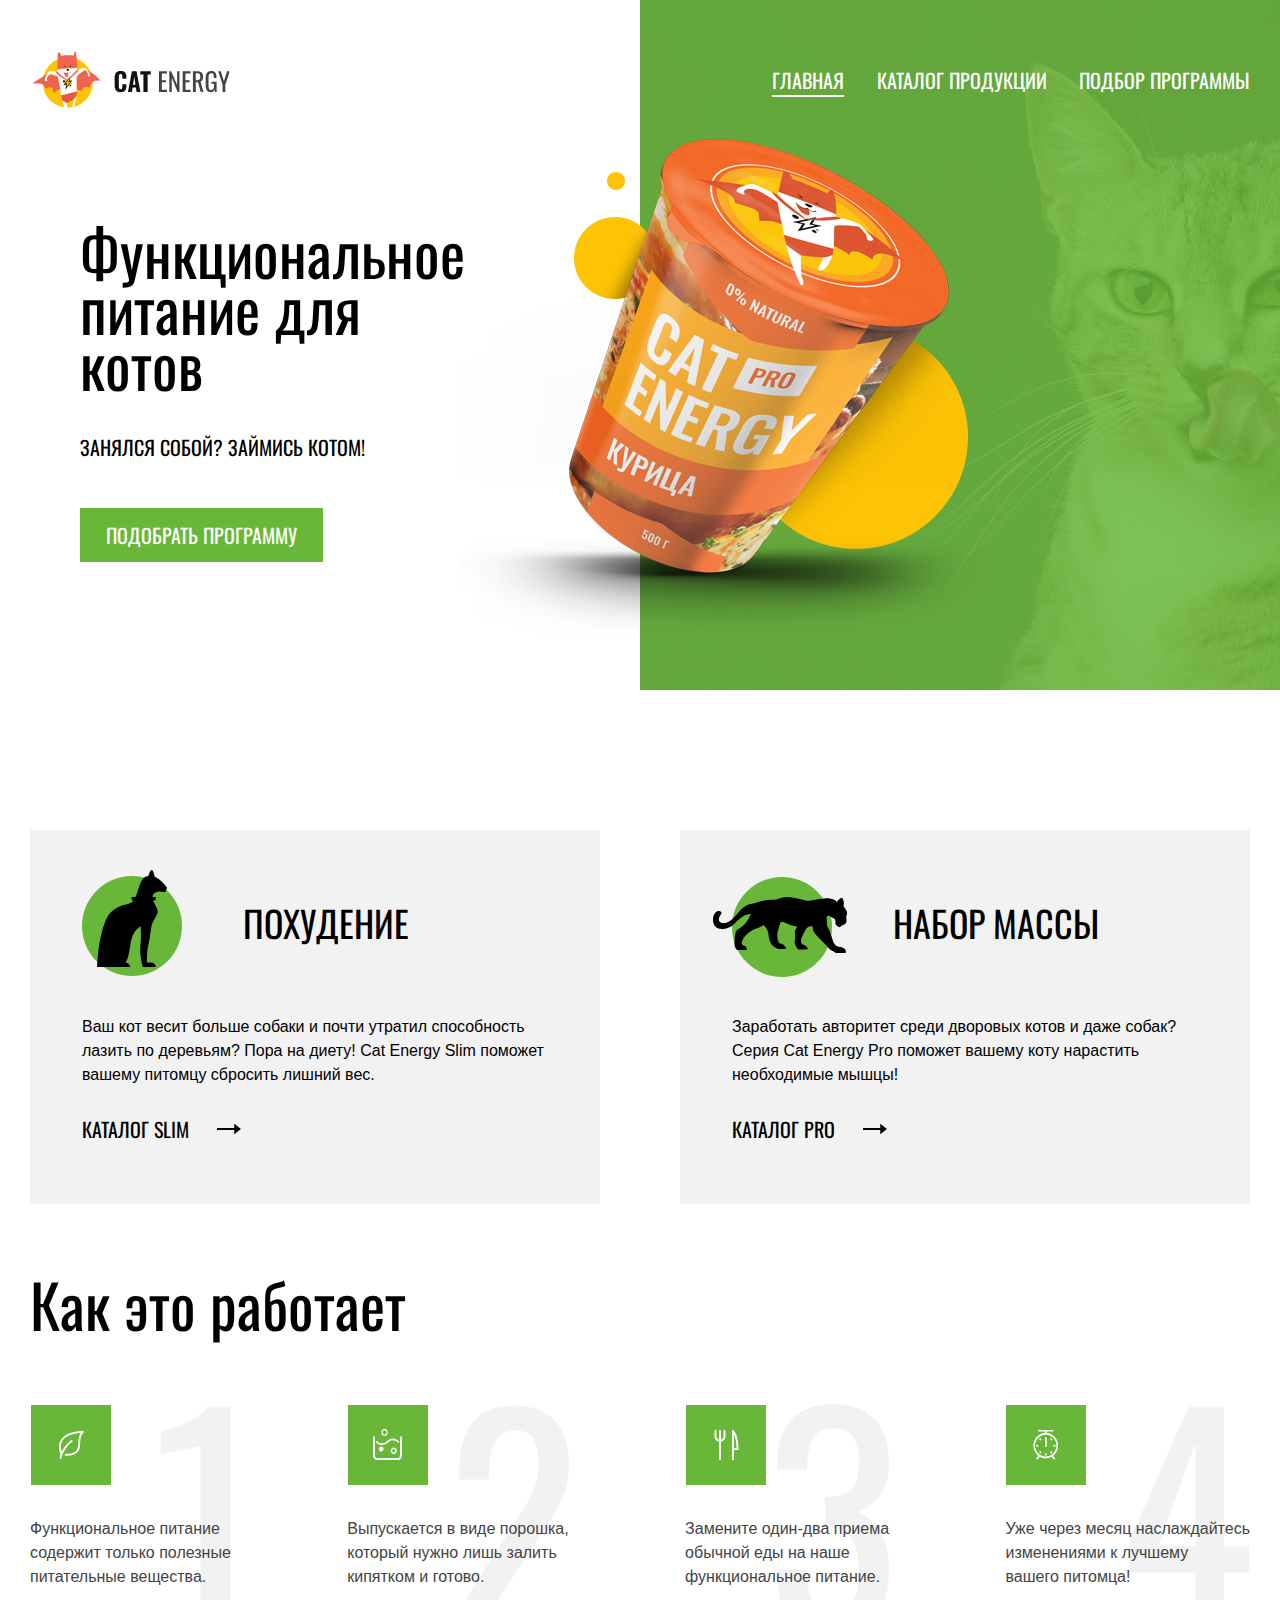
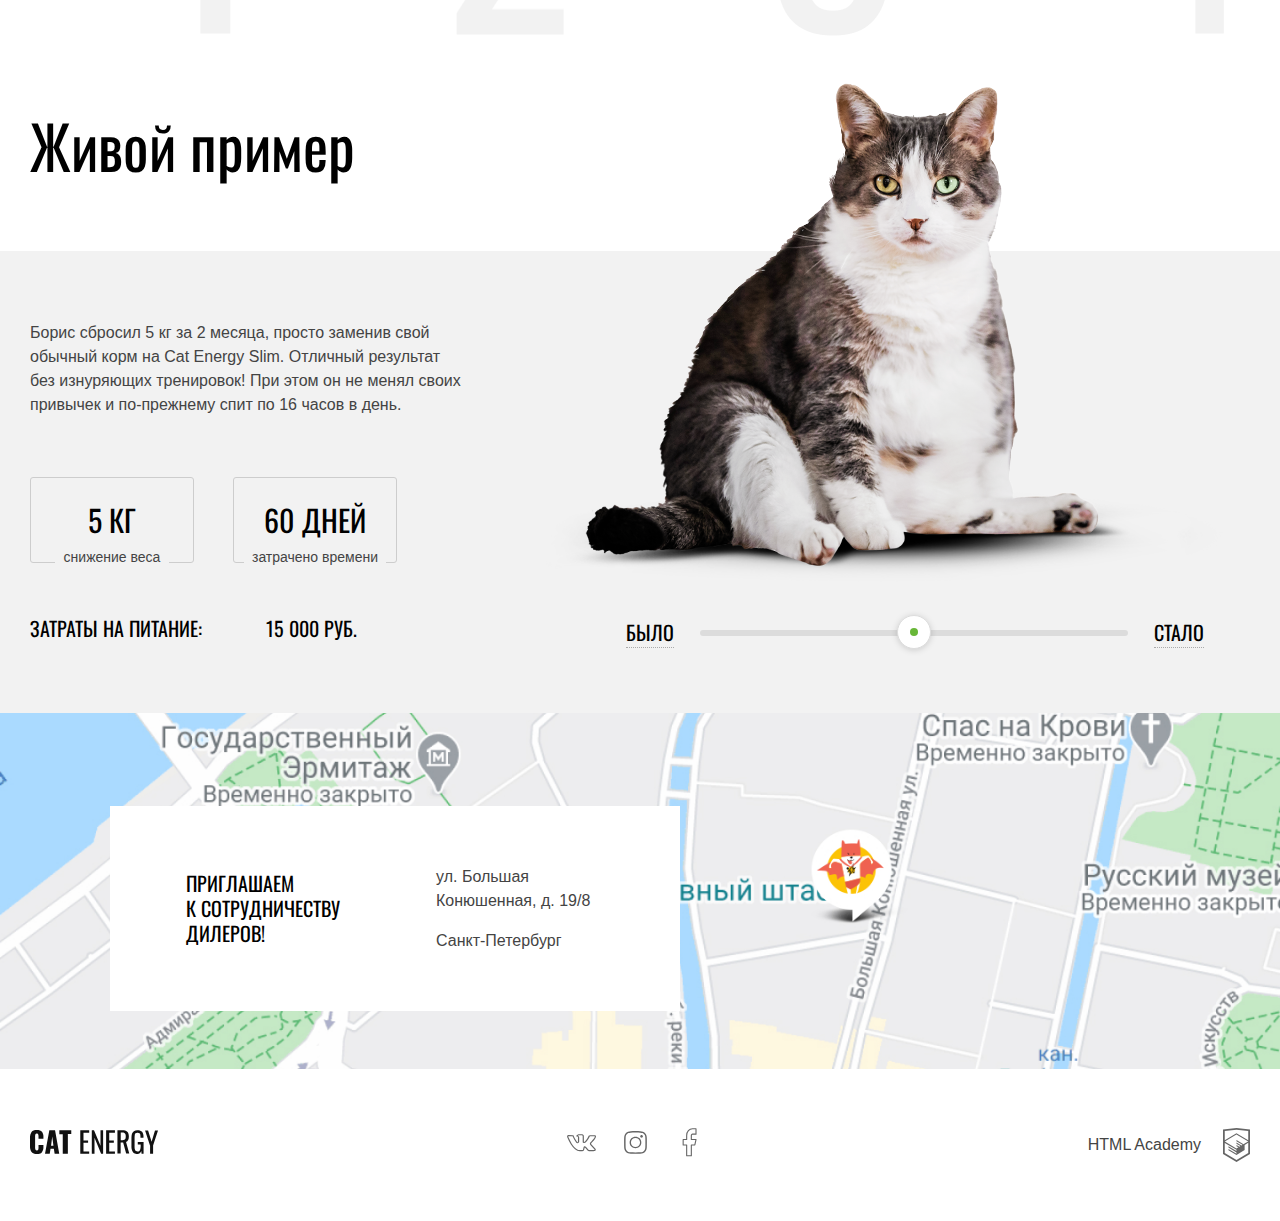
<file: index.html>
<!DOCTYPE html>
<html lang="ru">
<head>
    <meta charset="UTF-8">
    <meta http-equiv="X-UA-Compatible" content="IE=edge">
    <meta name="viewport" content="width=device-width, initial-scale=1.0">
    <link href="https://fonts.googleapis.com/css2?family=Oswald:wght@400;700&display=swap" rel="stylesheet">
    <link rel="stylesheet" href="css/style.css">
    <title>Cat energy</title>
</head>
<body>
    <div class="container banner banner__mobile">
        <header class="header">
            <div class="main-logo">
                <a class="main__logo--link" href="#">
                    <picture>
                        <source srcset="icons/logo-mobile.svg" media="(max-width: 670px)">
                        <img src="icons/logo-desktop.svg" alt="Логотип Cat Energy" class="main__logo--img">
                    </picture>
                </a>
            </div>
            <div class="additional-logo">
                <a href="#" class="additional-logo__link">
                    <img src="icons/logo_2-mobile.svg" alt="Логотип Cat Energy" class="additional-logo__img">
                </a>
            </div>
            <nav class="main-nav">
                <ul class="main-nav__list">
                    <li class="main-nav__item main-nav__item--active">
                        <a href="#" class="main-nav__link">главная</a>
                    </li>
                    <li class="main-nav__item">
                        <a href="#" class="main-nav__link">Каталог продукции</a>
                    </li>
                    <li class="main-nav__item">
                        <a href="#" class="main-nav__link">подбор программы</a>
                    </li>
                </ul>
                <button class="hamburger">
                    <span></span>
                    <span></span>
                    <span></span>
                </button>
            </nav>
        </header>
    </div>
    <main class="main">
        <section class="promo">
            <div class="container">
                <div class="promo__wrapper">
                    <h2 class="title promo__title">Функциональное питание для котов</h2>
                    <p class="promo__text">Занялся собой? Займись котом!</p>
                    <img src="img/food-promo.png" alt="" class="promo__img--mobile">
                    <a class="button promo__btn" href="#">подобрать программу</a>
                </div>
            </div>
        </section>
        <div class="container">
            <section class="catalogs">
                <div class="catalogs__block slim">
                    <img src="icons/slim_cat_icon-1.svg" width="100" height="106" alt="Каталог slim иконка кота" class="catalogs__icon slim__icon">
                    <h2 class="title catalogs__title">Похудение</h2>
                    <p class="text catalogs__text">
                        Ваш кот весит больше собаки и почти утратил способность 
                        лазить по деревьям? Пора на диету! Cat Energy Slim поможет 
                        вашему питомцу сбросить лишний вес.
                    </p>
                    <a href="#" class="catalogs__btn btn-arrow">
                        каталог slim
                        <img class="btn-arrow__icon btn-arrow__icon--short" src="icons/btn-arrow_short.svg" alt="Cтрелка кнопки">
                        <img class="btn-arrow__icon btn-arrow__icon--long" src="icons/btn-arrow__long.svg" alt="Cтрелка кнопки">
                    </a>
                </div>
                <div class="catalogs__block pro">
                    <img src="icons/pro_cat_icon-1.svg" width="134" height="100" alt="Каталог pro иконка кота" class="catalogs__icon pro__icon">
                    <h2 class="title catalogs__title">Набор массы</h2>
                    <p class="text catalogs__text">
                        Заработать авторитет среди дворовых котов и даже собак?
                        Серия Cat Energy Pro поможет вашему коту нарастить 
                        необходимые мышцы!
                    </p>
                    <a href="#" class="catalogs__btn btn-arrow">
                        каталог pro
                        <img class="btn-arrow__icon btn-arrow__icon--short" src="icons/btn-arrow_short.svg" alt="Cтрелка кнопки">
                        <img class="btn-arrow__icon btn-arrow__icon--long" src="icons/btn-arrow__long.svg" alt="Cтрелка кнопки">
                    </a>
                </div>
            </section>
    
            <section class="how-work">
                <h2 class="title how-work__title">Как это работает</h2>
                <div class="how-work__wrapper">
                    <div class="how-work__item">
                        <img class="how-work__number" src="icons/how-work/1.png" alt="">
                        <img class="how-work__icon" src="icons/how-work/icon_leaf.svg" alt="">
                        <p class="how-work__text text">
                            Функциональное питание<br>
                            содержит только полезные<br>
                            питательные вещества.
                        </p>
                    </div>
                    <div class="how-work__item">
                        <img class="how-work__number" src="icons/how-work/2.png" alt="">
                        <img class="how-work__icon" src="icons/how-work/icon_water.svg" alt="">
                        <p class="how-work__text text">
                            Выпускается в виде порошка,<br>
                            который нужно лишь залить<br> 
                            кипятком и готово.
                        </p>
                    </div>
                    <div class="how-work__item">
                        <img class="how-work__number" src="icons/how-work/3.png" alt="">
                        <img class="how-work__icon" src="icons/how-work/icon_eat.svg" alt="">
                        <p class="how-work__text text">
                            Замените один-два приема<br> 
                            обычной еды на наше<br> 
                            функциональное питание.
                        </p>
                    </div>
                    <div class="how-work__item">
                        <img class="how-work__number" src="icons/how-work/4.png" alt="">
                        <img class="how-work__icon" src="icons/how-work/icon_tub.svg" alt="">
                        <p class="how-work__text text">
                            Уже через месяц наслаждайтесь<br> 
                            изменениями к лучшему<br> 
                            вашего питомца!
                        </p>
                    </div>
                </div>
            </section>
        </div>
        <section class="example">
            <div class="container">
                <h2 class="title example__title">Живой пример</h2>
            </div>
            <div class="example__wrapper">
                <div class="container">
                    <div class="example__inner">
                        <div class="example__descr">
                            <p class="text example__text">
                                Борис сбросил 5 кг за 2 месяца, просто заменив свой 
                                обычный корм на Cat Energy Slim. Отличный результат 
                                без изнуряющих тренировок! При этом он не менял своих 
                                привычек и по-прежнему спит по 16 часов в день. 
                            </p>
                            <div class="example__progress">
                                <div class="example__progress--wrapper">
                                    <div class="example__progress--item weight">
                                        5 кг
                                        <p class="example__progress--label weight__text text">снижение веса</p>
                                    </div>
                                    <div class="example__progress--item time-spent">
                                        60 дней
                                        <p class="example__progress--label time-spent__text text">затрачено времени</p>
                                    </div>
                                </div>
                                <p class="food-cost">Затраты на питание: <span class="food-cost__value">15 000 РУБ.</span></p>
                            </div>
                        </div>
                        <div class="progress">
                            <img src="img/cat_skinny.png" alt="Стройный кот после" class="progress__img progress__img--after">
                            <img src="img/fat_cat.png" alt="Толстый кот до" class="progress__img progress__img--before">
                            <div class="progress__bar">
                                <button type="button" class="progress__bar--before">Было</button>
                                <div class="progress__line">
                                    <div class="progress__line--circle">
                                        <div class="progress__line--circle-inside">
                                        </div>
                                    </div>
                                </div>
                                <button type="button" class="progress__bar--after">Стало</button>
                            </div>
                        </div>
                    </div>
               </div>
            </div>
        </section>

        <section class="maps">
            <div class="maps__popup">
                <h2 class="maps__popup--title">
                    приглашаем<br>
                    к сотрудничеству<br>
                    дилеров!
                </h2>
                <div class="maps__address">
                    <p class="maps__address--street text">ул. Большая Конюшенная, д. 19/8</p>
                    <p class="maps__address--city text">Санкт-Петербург</p>
                </div>
            </div>
            <picture>
                <source srcset="img/Map-mobile.jpg" media="(max-width: 375px)">
                <source srcset="img/Map-tablet.jpg" media="(max-width: 768px)">
                <img class="maps__img" src="img/Map.jpg" alt="Карта">
            </picture>
        </section>
    </main>
    <footer class="footer">
        <div class="container footer__wrapper">
            <a href="#" class="footer__logo">
                <img src="icons/footer-logo.svg" alt="Логотип cat energy" class="footer__logo--icon">
            </a>
            <ul class="social">
                <li class="social__item">
                    <a class="social__item--link" href="#">
                        <svg class="social__item--icon" width="29" height="18" viewBox="0 0 29 18" xmlns="http://www.w3.org/2000/svg">
                            <path d="M0.0914307 2.48988C0.0914307 1.63485 0.643326 1.17381 1.74712 1.10674L6.00052 1.13189C6.28599 1.13189 6.47629 1.25763 6.57145 1.50911C7.00916 2.76651 7.4992 3.85206 8.04158 4.76577C8.58397 5.67948 9.29287 6.7315 10.1683 7.92183C10.2444 8.07272 10.3681 8.14816 10.5394 8.14816C10.6726 8.14816 10.7773 8.08949 10.8534 7.97213L10.939 7.6955L10.9676 3.34491C10.9676 3.04313 10.8867 2.84195 10.7249 2.74136C10.5632 2.64077 10.2634 2.56532 9.82573 2.51503C9.48318 2.46473 9.3119 2.28031 9.3119 1.96177C9.3119 1.89471 9.32141 1.84442 9.34044 1.81089C9.74009 0.721143 10.8819 0.176271 12.766 0.176271L14.3646 0.151123C15.0878 0.151123 15.6872 0.310393 16.163 0.628934C16.6388 0.947474 16.8767 1.45043 16.8767 2.13781V7.84639C17.0099 7.93022 17.1336 7.97213 17.2478 7.97213C17.5332 7.97213 17.7806 7.82124 17.99 7.51947C20.0834 4.93761 21.2157 3.21079 21.387 2.33899C21.387 2.32223 21.406 2.28031 21.4441 2.21325C21.5773 1.96177 21.7962 1.74383 22.1007 1.55941C22.4051 1.37499 22.6716 1.24925 22.9 1.18219C22.9761 1.14866 23.0617 1.13189 23.1569 1.13189H27.5816L27.867 1.15704C28.2476 1.15704 28.5426 1.31631 28.752 1.63485C28.8281 1.73544 28.8804 1.84442 28.909 1.96177C28.9375 2.07913 28.9565 2.19649 28.966 2.31384C28.9756 2.4312 28.9803 2.49826 28.9803 2.51503V2.69106C28.8471 3.37844 28.5093 4.11192 27.9669 4.89151C27.4245 5.67109 26.7347 6.51355 25.8973 7.41887C25.06 8.3242 24.5366 8.91937 24.3273 9.20438C24.156 9.40556 24.0704 9.58998 24.0704 9.75763C24.0704 9.89175 24.1465 10.0426 24.2987 10.2103L28.4665 14.8375C28.6949 15.1058 28.809 15.3992 28.809 15.7177C28.809 16.1033 28.6378 16.4218 28.2952 16.6733C27.9527 16.9248 27.5435 17.0673 27.0677 17.1008L26.5824 17.126H22.2434C22.2244 17.126 22.1863 17.1302 22.1292 17.1385C22.0721 17.1469 22.034 17.1511 22.015 17.1511C21.5963 17.1511 21.2062 16.9919 20.8446 16.6733C20.7114 16.5392 19.8169 15.55 18.1613 13.7059C18.0661 13.5885 17.9329 13.4795 17.7616 13.3789C17.6855 13.6472 17.5856 14.0328 17.4619 14.5357C17.3382 15.0387 17.2478 15.3992 17.1907 15.6171L17.105 16.0446C16.9147 16.6314 16.5151 16.9835 15.9061 17.1008L15.5065 17.126H12.7089C11.1293 17.126 9.55454 16.4889 7.98449 15.2147C6.41444 13.9406 5.0014 12.2934 3.74536 10.2732C2.48932 8.25295 1.31892 5.90162 0.234162 3.21917C0.139008 3.00122 0.0914307 2.75813 0.0914307 2.48988ZM17.2478 9.00319C16.8481 9.00319 16.4865 8.90679 16.163 8.71399C15.8395 8.52119 15.6777 8.25714 15.6777 7.92183V2.13781C15.6777 1.8025 15.5826 1.5636 15.3923 1.42109C15.202 1.27859 14.8689 1.20734 14.3931 1.20734L12.766 1.25763C11.9477 1.25763 11.3292 1.38337 10.9105 1.63485C11.7479 1.98692 12.1665 2.55694 12.1665 3.34491V7.77095C12.1285 8.19008 11.9382 8.53796 11.5956 8.81458C11.253 9.09121 10.8724 9.22953 10.4538 9.22953C9.88282 9.22953 9.44511 8.98643 9.14062 8.50024C7.65621 6.52193 6.55242 4.64422 5.82924 2.8671L5.57233 2.21325L1.77566 2.18811C1.52826 2.18811 1.39029 2.20068 1.36174 2.22583C1.3332 2.25098 1.31892 2.32223 1.31892 2.43958C1.31892 2.59047 1.33795 2.74974 1.37602 2.9174L1.97549 4.32568C3.57408 7.96375 5.31065 10.8306 7.18519 12.9263C9.05974 15.0219 10.901 16.0698 12.7089 16.0698H15.5635C15.6777 16.0698 15.7634 16.0404 15.8205 15.9817C15.8776 15.9231 15.9251 15.8099 15.9632 15.6422L16.0203 15.3908L16.5627 13.1778C16.7149 12.876 16.8481 12.6748 16.9623 12.5742C17.1717 12.3898 17.4191 12.2976 17.7045 12.2976C18.1613 12.2976 18.6275 12.5407 19.1033 13.0269L21.5297 15.7428C21.682 15.9608 21.8437 16.0698 22.015 16.0698H26.7252C27.2961 16.0698 27.5816 15.944 27.5816 15.6925C27.5816 15.6087 27.553 15.5249 27.4959 15.4411L23.3567 10.8893C23.0332 10.5372 22.8714 10.16 22.8714 9.75763C22.8714 9.35527 23.0237 8.96966 23.3281 8.60083C23.5755 8.26552 24.0561 7.70808 24.7697 6.92849C25.4834 6.1489 26.1067 5.41961 26.6395 4.74062C27.1724 4.06163 27.5245 3.4455 27.6957 2.89225L27.7814 2.56532C27.7623 2.53179 27.7528 2.47731 27.7528 2.40186C27.7528 2.32642 27.7433 2.26355 27.7243 2.21325H23.2425C22.957 2.31384 22.7287 2.46473 22.5574 2.66592L22.3861 3.14373C21.9103 4.30053 20.6638 6.08603 18.6465 8.50024C18.2469 8.83554 17.7806 9.00319 17.2478 9.00319Z"/>
                        </svg>                            
                    </a>
                </li>
                <li class="social__item">
                    <a class="social__item--link" href="#">
                        <svg class="social__item--icon" width="23" height="23" viewBox="0 0 23 23" xmlns="http://www.w3.org/2000/svg">
                            <g clip-path="url(#clip0_2403_686)">
                            <path d="M11.4775 0.0898438C13.3942 0.0898438 14.959 0.112305 16.1719 0.157227C17.2051 0.202148 18.126 0.381836 18.9346 0.696289C19.7132 0.995768 20.387 1.43001 20.9561 1.99902C21.5251 2.56803 21.9593 3.24186 22.2588 4.02051C22.5732 4.8291 22.7529 5.75 22.7979 6.7832C22.8428 7.99609 22.8652 9.56087 22.8652 11.4775C22.8652 13.3942 22.8428 14.959 22.7979 16.1719C22.7529 17.2051 22.5732 18.126 22.2588 18.9346C21.9593 19.7132 21.5251 20.387 20.9561 20.9561C20.387 21.5251 19.7132 21.9593 18.9346 22.2588C18.126 22.5732 17.2051 22.7529 16.1719 22.7978C14.959 22.8428 13.3942 22.8652 11.4775 22.8652C9.56087 22.8652 7.99609 22.8428 6.7832 22.7978C5.75 22.7529 4.8291 22.5732 4.02051 22.2588C3.24186 21.9593 2.56803 21.5251 1.99902 20.9561C1.43001 20.387 0.995768 19.7132 0.696289 18.9346C0.381836 18.126 0.202148 17.2051 0.157227 16.1719C0.112305 14.959 0.0898438 13.3942 0.0898438 11.4775C0.0898438 9.56087 0.112305 7.99609 0.157227 6.7832C0.202148 5.75 0.381836 4.8291 0.696289 4.02051C0.995768 3.24186 1.43001 2.56803 1.99902 1.99902C2.56803 1.43001 3.24186 0.995768 4.02051 0.696289C4.8291 0.381836 5.75 0.202148 6.7832 0.157227C7.99609 0.112305 9.56087 0.0898438 11.4775 0.0898438ZM11.4775 1.57227C9.486 1.57227 7.86133 1.59473 6.60352 1.63965C5.79492 1.6696 5.04622 1.81185 4.35742 2.06641C3.2793 2.51562 2.51562 3.2793 2.06641 4.35742C1.81185 5.04622 1.6696 5.79492 1.63965 6.60352C1.59473 7.86133 1.57227 9.486 1.57227 11.4775C1.57227 13.4691 1.59473 15.0937 1.63965 16.3516C1.6696 17.1602 1.81185 17.9089 2.06641 18.5977C2.51562 19.6758 3.2793 20.4395 4.35742 20.8887C5.04622 21.1432 5.79492 21.2855 6.60352 21.3154C7.86133 21.3603 9.486 21.3828 11.4775 21.3828C13.4691 21.3828 15.0938 21.3603 16.3516 21.3154C17.1602 21.2855 17.9089 21.1432 18.5977 20.8887C19.6758 20.4395 20.4395 19.6758 20.8887 18.5977C21.1432 17.9089 21.2855 17.1602 21.3154 16.3516C21.3604 15.0937 21.3828 13.4691 21.3828 11.4775C21.3828 9.486 21.3604 7.86133 21.3154 6.60352C21.2855 5.79492 21.1432 5.04622 20.8887 4.35742C20.4395 3.2793 19.6758 2.51562 18.5977 2.06641C17.9089 1.81185 17.1602 1.6696 16.3516 1.63965C15.0938 1.59473 13.4691 1.57227 11.4775 1.57227ZM11.4775 16.0371C12.7354 16.0371 13.8097 15.5916 14.7007 14.7007C15.5916 13.8097 16.0371 12.7354 16.0371 11.4775C16.0371 10.2197 15.5916 9.14534 14.7007 8.25439C13.8097 7.36344 12.7354 6.91797 11.4775 6.91797C10.2197 6.91797 9.14534 7.36344 8.25439 8.25439C7.36344 9.14534 6.91797 10.2197 6.91797 11.4775C6.91797 12.7354 7.36344 13.8097 8.25439 14.7007C9.14534 15.5916 10.2197 16.0371 11.4775 16.0371ZM11.4775 5.63769C13.0947 5.63769 14.4723 6.20671 15.6104 7.34473C16.7484 8.48275 17.3174 9.86035 17.3174 11.4775C17.3174 13.0947 16.7484 14.4723 15.6104 15.6104C14.4723 16.7484 13.0947 17.3174 11.4775 17.3174C9.86035 17.3174 8.48275 16.7484 7.34473 15.6104C6.20671 14.4723 5.6377 13.0947 5.6377 11.4775C5.6377 9.86035 6.20671 8.48275 7.34473 7.34473C8.48275 6.20671 9.86035 5.63769 11.4775 5.63769ZM18.9346 5.41309C18.9346 5.78743 18.7998 6.10563 18.5303 6.36768C18.2607 6.62972 17.9313 6.76074 17.542 6.76074C17.1676 6.76074 16.8494 6.62972 16.5874 6.36768C16.3254 6.10563 16.1943 5.78743 16.1943 5.41309C16.1943 5.02376 16.3254 4.69434 16.5874 4.4248C16.8494 4.15527 17.1676 4.02051 17.542 4.02051C17.9163 4.02051 18.242 4.15902 18.519 4.43603C18.7961 4.71305 18.9346 5.03874 18.9346 5.41309Z"/>
                            </g>
                            <defs>
                            <clipPath id="clip0_2403_686">
                            <rect width="23" height="23" fill="white"/>
                            </clipPath>
                            </defs>
                        </svg>
                    </a>
                </li>
                <li class="social__item">
                    <a class="social__item--link social__item--facebook" href="#">
                        <svg class="social__item--icon" width="28" height="33" viewBox="0 0 28 33" fill="none" xmlns="http://www.w3.org/2000/svg">
                            <path d="M21.0001 2.74976H17.5001C15.953 2.74976 14.4693 3.45999 13.3753 4.72423C12.2813 5.98846 11.6667 7.70313 11.6667 9.49103V13.5358H8.16675V18.9288H11.6667V29.7148H16.3334V18.9288H19.8334L21.0001 13.5358H16.3334V9.49103C16.3334 9.13345 16.4563 8.79051 16.6751 8.53767C16.8939 8.28482 17.1907 8.14277 17.5001 8.14277H21.0001V2.74976Z" fill="none" stroke-width="1.1" stroke-linecap="round" stroke-linejoin="round"/>
                        </svg>
                    </a>
                </li>
            </ul>
            <div class="copyright">
                <a href="#" class="copyright__link text">
                    HTML Academy
                    <svg class="copyright__logo" width="27" height="34" viewBox="0 0 27 34" xmlns="http://www.w3.org/2000/svg">
                        <g clip-path="url(#clip0_2403_693)">
                        <path d="M13.6426 0.0157537L13.5 0L0 1.40733V26.0129L13.5 34L27 26.0129V1.40733L13.6426 0.0157537ZM25.2344 25.0151L13.5 31.9573L1.76561 25.0151V14.9293L13.4507 21.8451L13.4701 23.0984L5.45351 18.3548L5.44295 19.5801L13.4894 24.3885L13.5088 25.675L5.46408 20.9174L5.45351 22.1427L13.5 26.9511L21.6239 22.1182V20.8929V16.909L25.2432 14.7595L25.2344 25.0151ZM25.2344 13.4519L22.0147 15.3319L20.5325 16.2071L13.4666 12.0201L13.456 13.2454L19.4957 16.818L19.4429 16.8495L19.3126 16.9247L18.4536 17.4166L13.4666 14.4689L13.456 15.6942L17.3921 18.0222L16.4591 18.6314L16.438 18.6436L13.4666 16.902L13.456 18.1273L15.4029 19.2615L13.4155 20.4483L1.7973 13.5762L13.4349 6.61831L25.2344 13.4519ZM25.2344 12.2266L13.4401 5.31075L1.76561 12.2196V2.9897L13.5 1.76442L25.2344 2.9897V12.2266Z"/>
                        </g>
                        <defs>
                        <clipPath id="clip0_2403_693">
                        <rect width="27" height="34" fill="white"/>
                        </clipPath>
                        </defs>
                    </svg>
                </a>
            </div>
        </div>
    </footer>
</body>
</html>
</file>
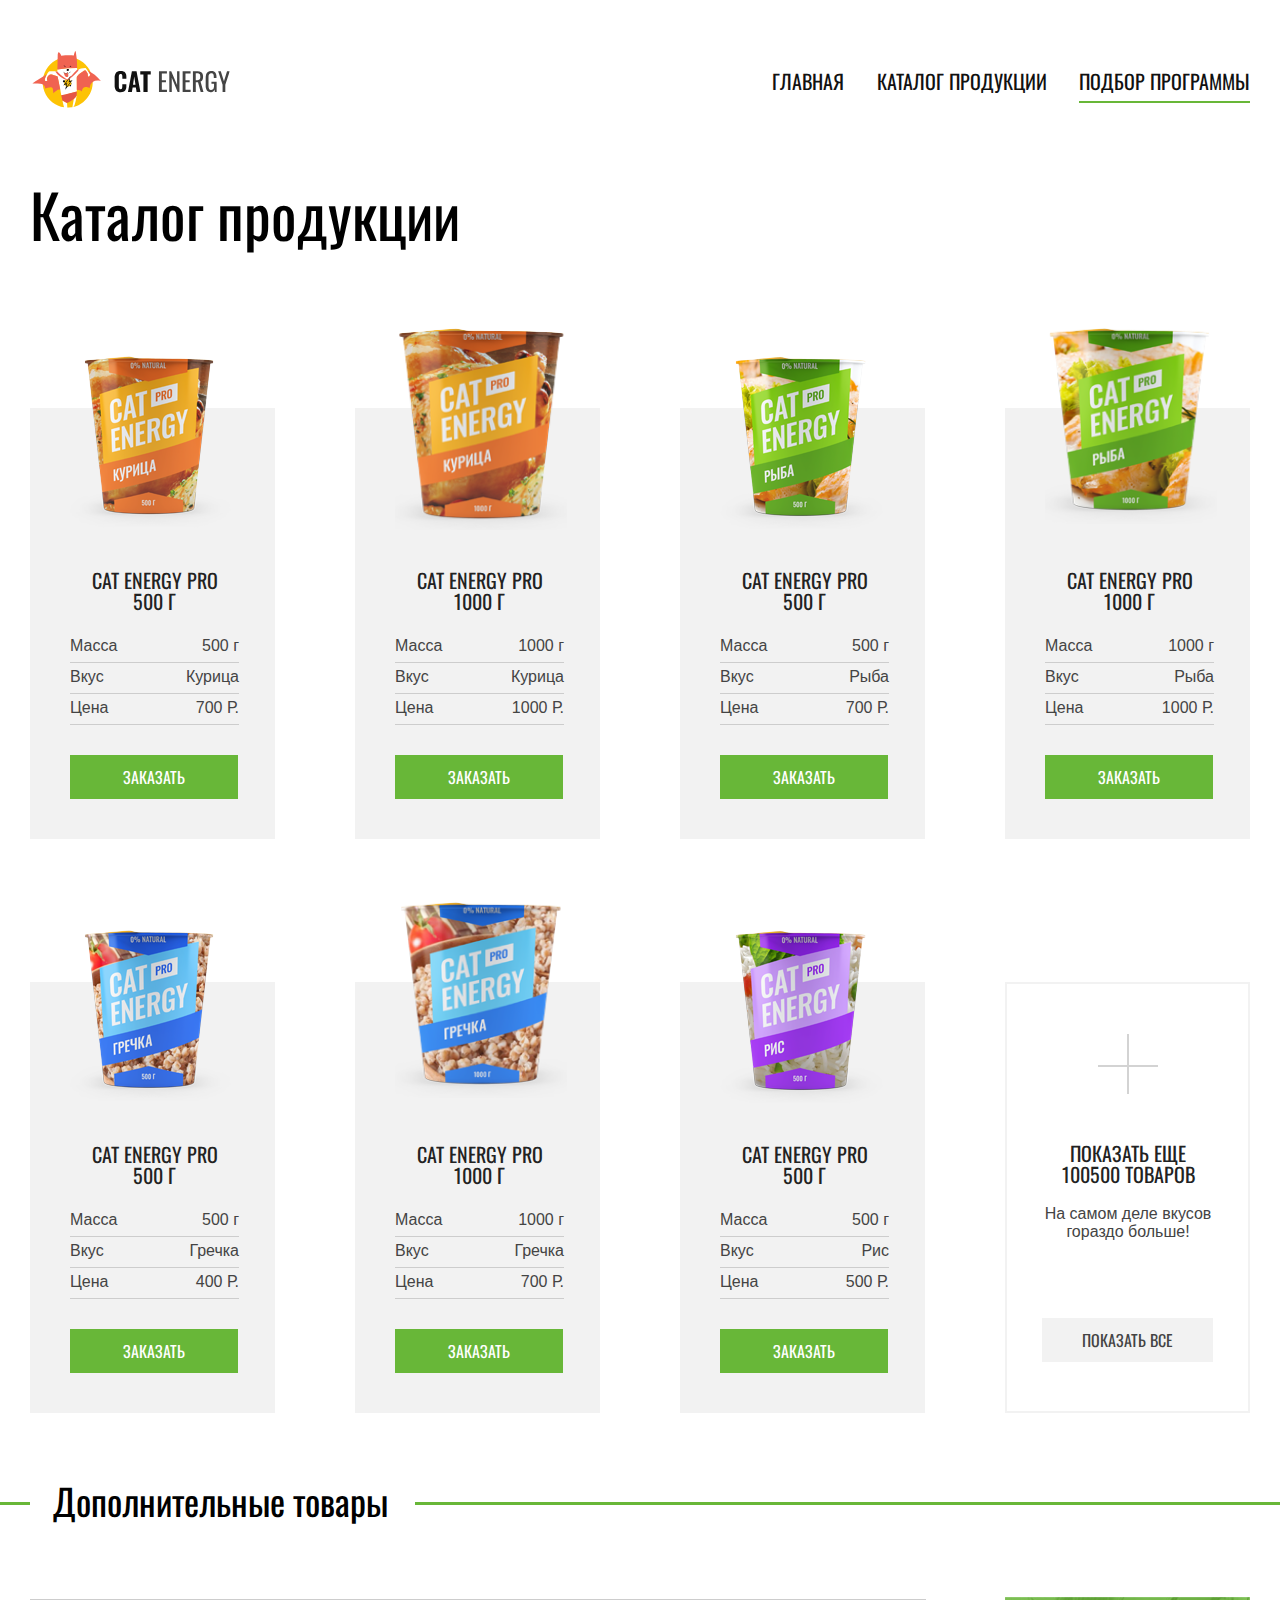
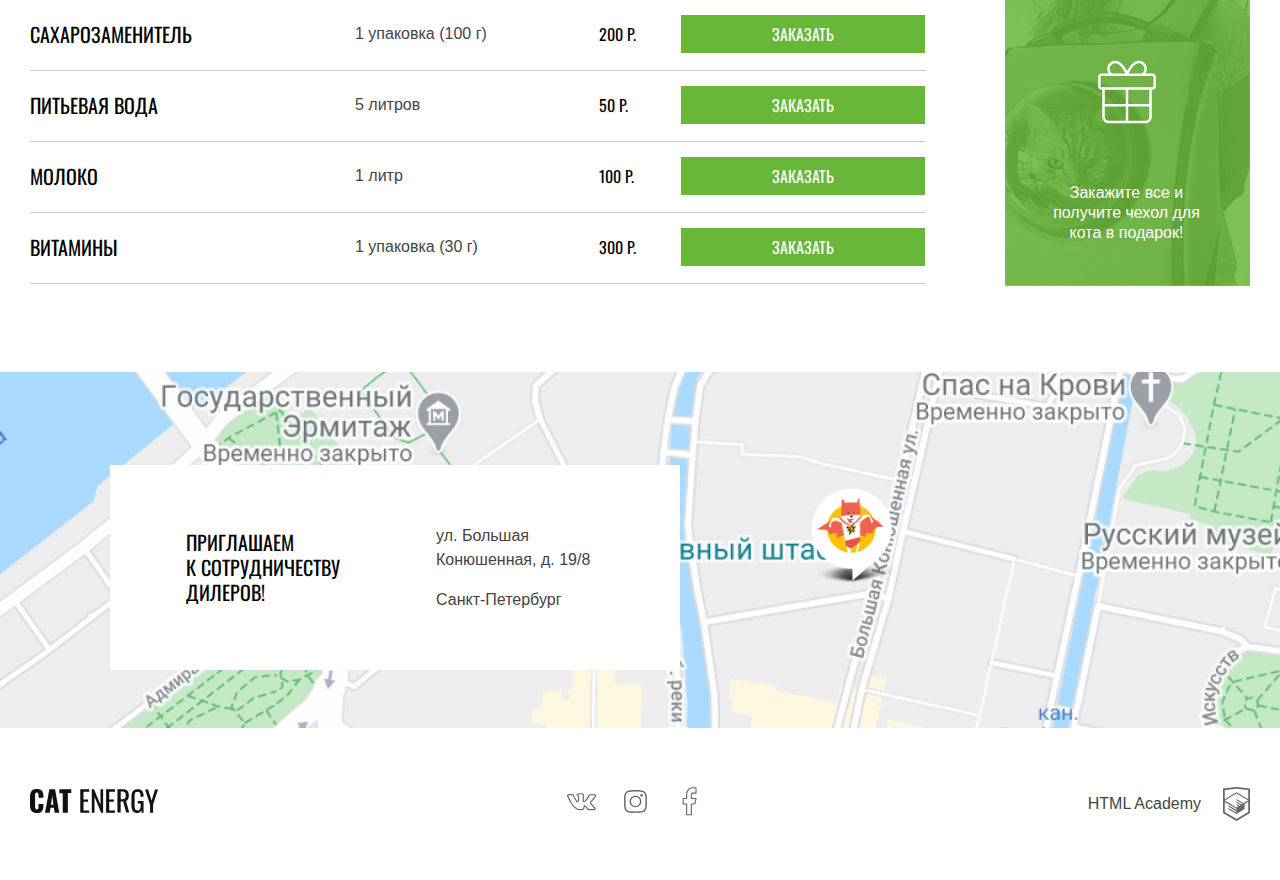
<file: catalog.html>
<!DOCTYPE html>
<html lang="ru">
<head>
    <meta charset="UTF-8">
    <meta http-equiv="X-UA-Compatible" content="IE=edge">
    <meta name="viewport" content="width=device-width, initial-scale=1.0">
    <link href="https://fonts.googleapis.com/css2?family=Oswald:wght@400;700&display=swap" rel="stylesheet">
    <link rel="stylesheet" href="css/style.css">
    <title>Каталог продукции</title>
</head>
<body class="catalog-body">
    <div class="container">
        <header class="header">
            <div class="main-logo">
                <a class="main__logo--link" href="#">
                    <picture>
                        <source srcset="icons/logo-mobile.svg" media="(max-width: 670px)">
                        <img src="icons/logo-desktop.svg" alt="Логотип Cat Energy" class="main__logo--img">
                    </picture>
                </a>
            </div>
            <div class="additional-logo">
                <a href="#" class="additional-logo__link">
                    <img src="icons/logo_2-mobile.svg" alt="Логотип Cat Energy" class="additional-logo__img">
                </a>
            </div>
            <nav class="main-nav form-nav">
                <ul class="main-nav__list form-nav__list">
                    <li class="main-nav__item">
                        <a href="#" class="main-nav__link form-nav__link">главная</a>
                    </li>
                    <li class="main-nav__item">
                        <a href="#" class="main-nav__link form-nav__link">Каталог продукции</a>
                    </li>
                    <li class="main-nav__item">
                        <a href="#" class="main-nav__link form-nav__link form-nav__item--active">подбор программы</a>
                    </li>
                </ul>
                <button class="hamburger">
                    <span></span>
                    <span></span>
                    <span></span>
                </button>
            </nav>
        </header>
    </div>
    <main class="main">
        <section class="catalog">
            <div class="container">
                <h2 class="title catalog__title">Каталог продукции</h2>
            <article>
                <div class="catalog__list">
                    <div class="catalog__item">
                        <img src="img/catalog/chicken_500g.png" alt="Курица Cat Energy PRO 500 г" class="catalog__item--img-500">
                        <div class="catalog__item--wrapper">
                            <h3 class="catalog__item--title">Cat Energy PRO 500 г</h3>
                            <div class="catalog__item--descr">
                                <p class="catalog__item--weight">Масса</p>
                                <p class="catalog__item--value">500 г</p>
                            </div>
                            <div class="catalog__item--descr">
                                <p class="catalog__item--taste">Вкус</p>
                                <p class="catalog__item--value">Курица</p>
                            </div>
                            <div class="catalog__item--descr">
                                <p class="catalog__item--cost">Цена</p>
                                <p class="catalog__item--value">700 Р.</p>
                            </div>
                        </div>
                        <button class="button order__btn">Заказать</button>
                    </div>
                    <div class="catalog__item">
                        <img src="img/catalog/chicken_1000g.png" alt="Курица Cat Energy PRO 500 г" class="catalog__item--img-1000">
                        <div class="catalog__item--wrapper">
                            <h3 class="catalog__item--title">Cat Energy PRO 1000 г</h3>
                            <div class="catalog__item--descr">
                                <p class="catalog__item--weight">Масса</p>
                                <p class="catalog__item--value">1000 г</p>
                            </div>
                            <div class="catalog__item--descr">
                                <p class="catalog__item--taste">Вкус</p>
                                <p class="catalog__item--value">Курица</p>
                            </div>
                            <div class="catalog__item--descr">
                                <p class="catalog__item--cost">Цена</p>
                                <p class="catalog__item--value">1000 Р.</p>
                            </div>
                        </div>
                        <button class="button order__btn">Заказать</button>
                    </div>
                    <div class="catalog__item">
                        <img src="img/catalog/fish_500g.png" alt="Рыба Cat Energy PRO 500 г" class="catalog__item--img-500">
                        <div class="catalog__item--wrapper">
                            <h3 class="catalog__item--title">Cat Energy PRO 500 г</h3>
                            <div class="catalog__item--descr">
                                <p class="catalog__item--weight">Масса</p>
                                <p class="catalog__item--value">500 г</p>
                            </div>
                            <div class="catalog__item--descr">
                                <p class="catalog__item--taste">Вкус</p>
                                <p class="catalog__item--value">Рыба</p>
                            </div>
                            <div class="catalog__item--descr">
                                <p class="catalog__item--cost">Цена</p>
                                <p class="catalog__item--value">700 Р.</p>
                            </div>
                        </div>
                        <button class="button order__btn">Заказать</button>
                    </div>
                    <div class="catalog__item">
                        <img src="img/catalog/fish_1000g.png" alt="Рыба Cat Energy PRO 1000 г" class="catalog__item--img-1000">
                        <div class="catalog__item--wrapper">
                            <h3 class="catalog__item--title">Cat Energy PRO 1000 г</h3>
                            <div class="catalog__item--descr">
                                <p class="catalog__item--weight">Масса</p>
                                <p class="catalog__item--value">1000 г</p>
                            </div>
                            <div class="catalog__item--descr">
                                <p class="catalog__item--taste">Вкус</p>
                                <p class="catalog__item--value">Рыба</p>
                            </div>
                            <div class="catalog__item--descr">
                                <p class="catalog__item--cost">Цена</p>
                                <p class="catalog__item--value">1000 Р.</p>
                            </div>
                        </div>
                        <button class="button order__btn">Заказать</button>
                    </div>
                    <div class="catalog__item">
                        <img src="img/catalog/buckwheat_500g.png" alt="Гречка Cat Energy PRO 500 г" class="catalog__item--img-500">
                        <div class="catalog__item--wrapper">
                            <h3 class="catalog__item--title">Cat Energy PRO 500 г</h3>
                            <div class="catalog__item--descr">
                                <p class="catalog__item--weight">Масса</p>
                                <p class="catalog__item--value">500 г</p>
                            </div>
                            <div class="catalog__item--descr">
                                <p class="catalog__item--taste">Вкус</p>
                                <p class="catalog__item--value">Гречка</p>
                            </div>
                            <div class="catalog__item--descr">
                                <p class="catalog__item--cost">Цена</p>
                                <p class="catalog__item--value">400 Р.</p>
                            </div>
                        </div>
                        <button class="button order__btn">Заказать</button>
                    </div>
                    <div class="catalog__item">
                        <img src="img/catalog/buckwheat_1000g.png" alt="Гречка Cat Energy PRO 1000 г" class="catalog__item--img-1000">
                        <div class="catalog__item--wrapper">
                            <h3 class="catalog__item--title">Cat Energy PRO 1000 г</h3>
                            <div class="catalog__item--descr">
                                <p class="catalog__item--weight">Масса</p>
                                <p class="catalog__item--value">1000 г</p>
                            </div>
                            <div class="catalog__item--descr">
                                <p class="catalog__item--taste">Вкус</p>
                                <p class="catalog__item--value">Гречка</p>
                            </div>
                            <div class="catalog__item--descr">
                                <p class="catalog__item--cost">Цена</p>
                                <p class="catalog__item--value">700 Р.</p>
                            </div>
                        </div>
                        <button class="button order__btn">Заказать</button>
                    </div>
                    <div class="catalog__item">
                        <img src="img/catalog/rice_500g.png" alt="Рис Cat Energy PRO 500 г" class="catalog__item--img-500">
                        <div class="catalog__item--wrapper">
                            <h3 class="catalog__item--title">Cat Energy PRO 500 г</h3>
                            <div class="catalog__item--descr">
                                <p class="catalog__item--weight">Масса</p>
                                <p class="catalog__item--value">500 г</p>
                            </div>
                            <div class="catalog__item--descr">
                                <p class="catalog__item--taste">Вкус</p>
                                <p class="catalog__item--value">Рис</p>
                            </div>
                            <div class="catalog__item--descr">
                                <p class="catalog__item--cost">Цена</p>
                                <p class="catalog__item--value">500 Р.</p>
                            </div>
                        </div>
                        <button class="button order__btn">Заказать</button>
                    </div>
                    <div class="catalog__item show-more">
                        <div class="catalog__item--plus">
                            <div class="catalog__item--plus-part1"></div>
                            <div class="catalog__item--plus-part2"></div>
                        </div>
                        <h3 class="catalog__item--title show-more__title">Показать еще 100500 товаров</h3>
                        <p class="show-more__descr">На самом деле вкусов гораздо больше!</p>
                        <button type="submit" class="show-more__btn">показать все</button>
                    </div>
                </div>
            </article>
            </div>
        </section>

        <section class="additional-items">
            <div class="container">
                <h2 class="additional-items__title">Дополнительные товары</h2>
                <div class="additional-items__wrapper">
                    <ul class="additional-items__list">
                        <li class="additional-items__item">
                            <h3 class="additional-items__name">Сахарозаменитель</h3>
                            <p class="additional-items__descr">1 упаковка (100 г)</p>
                            <p class="additional-items__cost">200 Р.</p>
                            <button type="submit" class="button order__btn additional-items__btn">Заказать</button>
                        </li>
                        <li class="additional-items__item">
                            <h3 class="additional-items__name">Питьевая вода</h3>
                            <p class="additional-items__descr">5 литров</p>
                            <p class="additional-items__cost">50 Р.</p>
                            <button type="submit" class="button order__btn additional-items__btn">Заказать</button>
                        </li>
                        <li class="additional-items__item">
                            <h3 class="additional-items__name">молоко</h3>
                            <p class="additional-items__descr">1 литр</p>
                            <p class="additional-items__cost">100 Р.</p>
                            <button type="submit" class="button order__btn additional-items__btn">Заказать</button>
                        </li>
                        <li class="additional-items__item">
                            <h3 class="additional-items__name">витамины</h3>
                            <p class="additional-items__descr">1 упаковка (30 г)</p>
                            <p class="additional-items__cost">300 Р.</p>
                            <button type="submit" class="button order__btn additional-items__btn">Заказать</button>
                        </li>
                    </ul>
                    <section class="gift">
                        <div class="gift__wrapper">
                            <img src="icons/icon_gift.svg" alt="Подарок иконка" class="gift__icon">
                            <p class="gift__descr">Закажите все и получите чехол для кота в подарок!</p>
                        </div>
                    </section>
                </div>
            </div>
        </section>
        <section class="maps">
            <div class="maps__popup maps__popup--gray">
                <h2 class="maps__popup--title">
                    приглашаем<br>
                    к сотрудничеству<br>
                    дилеров!
                </h2>
                <div class="maps__address">
                    <p class="maps__address--street text">ул. Большая Конюшенная, д. 19/8</p>
                    <p class="maps__address--city text">Санкт-Петербург</p>
                </div>
            </div>
            <picture>
                <source srcset="img/Map-mobile.jpg" media="(max-width: 375px)">
                <source srcset="img/Map-tablet.jpg" media="(max-width: 768px)">
                <img class="maps__img" src="img/Map.jpg" alt="Карта">
            </picture>
        </section>
    </main>
    <footer class="footer">
        <div class="container footer__wrapper">
            <a href="#" class="footer__logo">
                <img src="icons/footer-logo.svg" alt="Логотип cat energy" class="footer__logo--icon">
            </a>
            <ul class="social">
                <li class="social__item">
                    <a class="social__item--link" href="#">
                        <svg class="social__item--icon" width="29" height="18" viewBox="0 0 29 18" xmlns="http://www.w3.org/2000/svg">
                            <path d="M0.0914307 2.48988C0.0914307 1.63485 0.643326 1.17381 1.74712 1.10674L6.00052 1.13189C6.28599 1.13189 6.47629 1.25763 6.57145 1.50911C7.00916 2.76651 7.4992 3.85206 8.04158 4.76577C8.58397 5.67948 9.29287 6.7315 10.1683 7.92183C10.2444 8.07272 10.3681 8.14816 10.5394 8.14816C10.6726 8.14816 10.7773 8.08949 10.8534 7.97213L10.939 7.6955L10.9676 3.34491C10.9676 3.04313 10.8867 2.84195 10.7249 2.74136C10.5632 2.64077 10.2634 2.56532 9.82573 2.51503C9.48318 2.46473 9.3119 2.28031 9.3119 1.96177C9.3119 1.89471 9.32141 1.84442 9.34044 1.81089C9.74009 0.721143 10.8819 0.176271 12.766 0.176271L14.3646 0.151123C15.0878 0.151123 15.6872 0.310393 16.163 0.628934C16.6388 0.947474 16.8767 1.45043 16.8767 2.13781V7.84639C17.0099 7.93022 17.1336 7.97213 17.2478 7.97213C17.5332 7.97213 17.7806 7.82124 17.99 7.51947C20.0834 4.93761 21.2157 3.21079 21.387 2.33899C21.387 2.32223 21.406 2.28031 21.4441 2.21325C21.5773 1.96177 21.7962 1.74383 22.1007 1.55941C22.4051 1.37499 22.6716 1.24925 22.9 1.18219C22.9761 1.14866 23.0617 1.13189 23.1569 1.13189H27.5816L27.867 1.15704C28.2476 1.15704 28.5426 1.31631 28.752 1.63485C28.8281 1.73544 28.8804 1.84442 28.909 1.96177C28.9375 2.07913 28.9565 2.19649 28.966 2.31384C28.9756 2.4312 28.9803 2.49826 28.9803 2.51503V2.69106C28.8471 3.37844 28.5093 4.11192 27.9669 4.89151C27.4245 5.67109 26.7347 6.51355 25.8973 7.41887C25.06 8.3242 24.5366 8.91937 24.3273 9.20438C24.156 9.40556 24.0704 9.58998 24.0704 9.75763C24.0704 9.89175 24.1465 10.0426 24.2987 10.2103L28.4665 14.8375C28.6949 15.1058 28.809 15.3992 28.809 15.7177C28.809 16.1033 28.6378 16.4218 28.2952 16.6733C27.9527 16.9248 27.5435 17.0673 27.0677 17.1008L26.5824 17.126H22.2434C22.2244 17.126 22.1863 17.1302 22.1292 17.1385C22.0721 17.1469 22.034 17.1511 22.015 17.1511C21.5963 17.1511 21.2062 16.9919 20.8446 16.6733C20.7114 16.5392 19.8169 15.55 18.1613 13.7059C18.0661 13.5885 17.9329 13.4795 17.7616 13.3789C17.6855 13.6472 17.5856 14.0328 17.4619 14.5357C17.3382 15.0387 17.2478 15.3992 17.1907 15.6171L17.105 16.0446C16.9147 16.6314 16.5151 16.9835 15.9061 17.1008L15.5065 17.126H12.7089C11.1293 17.126 9.55454 16.4889 7.98449 15.2147C6.41444 13.9406 5.0014 12.2934 3.74536 10.2732C2.48932 8.25295 1.31892 5.90162 0.234162 3.21917C0.139008 3.00122 0.0914307 2.75813 0.0914307 2.48988ZM17.2478 9.00319C16.8481 9.00319 16.4865 8.90679 16.163 8.71399C15.8395 8.52119 15.6777 8.25714 15.6777 7.92183V2.13781C15.6777 1.8025 15.5826 1.5636 15.3923 1.42109C15.202 1.27859 14.8689 1.20734 14.3931 1.20734L12.766 1.25763C11.9477 1.25763 11.3292 1.38337 10.9105 1.63485C11.7479 1.98692 12.1665 2.55694 12.1665 3.34491V7.77095C12.1285 8.19008 11.9382 8.53796 11.5956 8.81458C11.253 9.09121 10.8724 9.22953 10.4538 9.22953C9.88282 9.22953 9.44511 8.98643 9.14062 8.50024C7.65621 6.52193 6.55242 4.64422 5.82924 2.8671L5.57233 2.21325L1.77566 2.18811C1.52826 2.18811 1.39029 2.20068 1.36174 2.22583C1.3332 2.25098 1.31892 2.32223 1.31892 2.43958C1.31892 2.59047 1.33795 2.74974 1.37602 2.9174L1.97549 4.32568C3.57408 7.96375 5.31065 10.8306 7.18519 12.9263C9.05974 15.0219 10.901 16.0698 12.7089 16.0698H15.5635C15.6777 16.0698 15.7634 16.0404 15.8205 15.9817C15.8776 15.9231 15.9251 15.8099 15.9632 15.6422L16.0203 15.3908L16.5627 13.1778C16.7149 12.876 16.8481 12.6748 16.9623 12.5742C17.1717 12.3898 17.4191 12.2976 17.7045 12.2976C18.1613 12.2976 18.6275 12.5407 19.1033 13.0269L21.5297 15.7428C21.682 15.9608 21.8437 16.0698 22.015 16.0698H26.7252C27.2961 16.0698 27.5816 15.944 27.5816 15.6925C27.5816 15.6087 27.553 15.5249 27.4959 15.4411L23.3567 10.8893C23.0332 10.5372 22.8714 10.16 22.8714 9.75763C22.8714 9.35527 23.0237 8.96966 23.3281 8.60083C23.5755 8.26552 24.0561 7.70808 24.7697 6.92849C25.4834 6.1489 26.1067 5.41961 26.6395 4.74062C27.1724 4.06163 27.5245 3.4455 27.6957 2.89225L27.7814 2.56532C27.7623 2.53179 27.7528 2.47731 27.7528 2.40186C27.7528 2.32642 27.7433 2.26355 27.7243 2.21325H23.2425C22.957 2.31384 22.7287 2.46473 22.5574 2.66592L22.3861 3.14373C21.9103 4.30053 20.6638 6.08603 18.6465 8.50024C18.2469 8.83554 17.7806 9.00319 17.2478 9.00319Z"/>
                        </svg>                            
                    </a>
                </li>
                <li class="social__item">
                    <a class="social__item--link" href="#">
                        <svg class="social__item--icon" width="23" height="23" viewBox="0 0 23 23" xmlns="http://www.w3.org/2000/svg">
                            <g clip-path="url(#clip0_2403_686)">
                            <path d="M11.4775 0.0898438C13.3942 0.0898438 14.959 0.112305 16.1719 0.157227C17.2051 0.202148 18.126 0.381836 18.9346 0.696289C19.7132 0.995768 20.387 1.43001 20.9561 1.99902C21.5251 2.56803 21.9593 3.24186 22.2588 4.02051C22.5732 4.8291 22.7529 5.75 22.7979 6.7832C22.8428 7.99609 22.8652 9.56087 22.8652 11.4775C22.8652 13.3942 22.8428 14.959 22.7979 16.1719C22.7529 17.2051 22.5732 18.126 22.2588 18.9346C21.9593 19.7132 21.5251 20.387 20.9561 20.9561C20.387 21.5251 19.7132 21.9593 18.9346 22.2588C18.126 22.5732 17.2051 22.7529 16.1719 22.7978C14.959 22.8428 13.3942 22.8652 11.4775 22.8652C9.56087 22.8652 7.99609 22.8428 6.7832 22.7978C5.75 22.7529 4.8291 22.5732 4.02051 22.2588C3.24186 21.9593 2.56803 21.5251 1.99902 20.9561C1.43001 20.387 0.995768 19.7132 0.696289 18.9346C0.381836 18.126 0.202148 17.2051 0.157227 16.1719C0.112305 14.959 0.0898438 13.3942 0.0898438 11.4775C0.0898438 9.56087 0.112305 7.99609 0.157227 6.7832C0.202148 5.75 0.381836 4.8291 0.696289 4.02051C0.995768 3.24186 1.43001 2.56803 1.99902 1.99902C2.56803 1.43001 3.24186 0.995768 4.02051 0.696289C4.8291 0.381836 5.75 0.202148 6.7832 0.157227C7.99609 0.112305 9.56087 0.0898438 11.4775 0.0898438ZM11.4775 1.57227C9.486 1.57227 7.86133 1.59473 6.60352 1.63965C5.79492 1.6696 5.04622 1.81185 4.35742 2.06641C3.2793 2.51562 2.51562 3.2793 2.06641 4.35742C1.81185 5.04622 1.6696 5.79492 1.63965 6.60352C1.59473 7.86133 1.57227 9.486 1.57227 11.4775C1.57227 13.4691 1.59473 15.0937 1.63965 16.3516C1.6696 17.1602 1.81185 17.9089 2.06641 18.5977C2.51562 19.6758 3.2793 20.4395 4.35742 20.8887C5.04622 21.1432 5.79492 21.2855 6.60352 21.3154C7.86133 21.3603 9.486 21.3828 11.4775 21.3828C13.4691 21.3828 15.0938 21.3603 16.3516 21.3154C17.1602 21.2855 17.9089 21.1432 18.5977 20.8887C19.6758 20.4395 20.4395 19.6758 20.8887 18.5977C21.1432 17.9089 21.2855 17.1602 21.3154 16.3516C21.3604 15.0937 21.3828 13.4691 21.3828 11.4775C21.3828 9.486 21.3604 7.86133 21.3154 6.60352C21.2855 5.79492 21.1432 5.04622 20.8887 4.35742C20.4395 3.2793 19.6758 2.51562 18.5977 2.06641C17.9089 1.81185 17.1602 1.6696 16.3516 1.63965C15.0938 1.59473 13.4691 1.57227 11.4775 1.57227ZM11.4775 16.0371C12.7354 16.0371 13.8097 15.5916 14.7007 14.7007C15.5916 13.8097 16.0371 12.7354 16.0371 11.4775C16.0371 10.2197 15.5916 9.14534 14.7007 8.25439C13.8097 7.36344 12.7354 6.91797 11.4775 6.91797C10.2197 6.91797 9.14534 7.36344 8.25439 8.25439C7.36344 9.14534 6.91797 10.2197 6.91797 11.4775C6.91797 12.7354 7.36344 13.8097 8.25439 14.7007C9.14534 15.5916 10.2197 16.0371 11.4775 16.0371ZM11.4775 5.63769C13.0947 5.63769 14.4723 6.20671 15.6104 7.34473C16.7484 8.48275 17.3174 9.86035 17.3174 11.4775C17.3174 13.0947 16.7484 14.4723 15.6104 15.6104C14.4723 16.7484 13.0947 17.3174 11.4775 17.3174C9.86035 17.3174 8.48275 16.7484 7.34473 15.6104C6.20671 14.4723 5.6377 13.0947 5.6377 11.4775C5.6377 9.86035 6.20671 8.48275 7.34473 7.34473C8.48275 6.20671 9.86035 5.63769 11.4775 5.63769ZM18.9346 5.41309C18.9346 5.78743 18.7998 6.10563 18.5303 6.36768C18.2607 6.62972 17.9313 6.76074 17.542 6.76074C17.1676 6.76074 16.8494 6.62972 16.5874 6.36768C16.3254 6.10563 16.1943 5.78743 16.1943 5.41309C16.1943 5.02376 16.3254 4.69434 16.5874 4.4248C16.8494 4.15527 17.1676 4.02051 17.542 4.02051C17.9163 4.02051 18.242 4.15902 18.519 4.43603C18.7961 4.71305 18.9346 5.03874 18.9346 5.41309Z"/>
                            </g>
                            <defs>
                            <clipPath id="clip0_2403_686">
                            <rect width="23" height="23" fill="white"/>
                            </clipPath>
                            </defs>
                        </svg>
                    </a>
                </li>
                <li class="social__item">
                    <a class="social__item--link social__item--facebook" href="#">
                        <svg class="social__item--icon" width="28" height="33" viewBox="0 0 28 33" fill="none" xmlns="http://www.w3.org/2000/svg">
                            <path d="M21.0001 2.74976H17.5001C15.953 2.74976 14.4693 3.45999 13.3753 4.72423C12.2813 5.98846 11.6667 7.70313 11.6667 9.49103V13.5358H8.16675V18.9288H11.6667V29.7148H16.3334V18.9288H19.8334L21.0001 13.5358H16.3334V9.49103C16.3334 9.13345 16.4563 8.79051 16.6751 8.53767C16.8939 8.28482 17.1907 8.14277 17.5001 8.14277H21.0001V2.74976Z" fill="none" stroke-width="1.1" stroke-linecap="round" stroke-linejoin="round"/>
                        </svg>
                    </a>
                </li>
            </ul>
            <div class="copyright">
                <a href="#" class="copyright__link text">
                    HTML Academy
                    <svg class="copyright__logo" width="27" height="34" viewBox="0 0 27 34" xmlns="http://www.w3.org/2000/svg">
                        <g clip-path="url(#clip0_2403_693)">
                        <path d="M13.6426 0.0157537L13.5 0L0 1.40733V26.0129L13.5 34L27 26.0129V1.40733L13.6426 0.0157537ZM25.2344 25.0151L13.5 31.9573L1.76561 25.0151V14.9293L13.4507 21.8451L13.4701 23.0984L5.45351 18.3548L5.44295 19.5801L13.4894 24.3885L13.5088 25.675L5.46408 20.9174L5.45351 22.1427L13.5 26.9511L21.6239 22.1182V20.8929V16.909L25.2432 14.7595L25.2344 25.0151ZM25.2344 13.4519L22.0147 15.3319L20.5325 16.2071L13.4666 12.0201L13.456 13.2454L19.4957 16.818L19.4429 16.8495L19.3126 16.9247L18.4536 17.4166L13.4666 14.4689L13.456 15.6942L17.3921 18.0222L16.4591 18.6314L16.438 18.6436L13.4666 16.902L13.456 18.1273L15.4029 19.2615L13.4155 20.4483L1.7973 13.5762L13.4349 6.61831L25.2344 13.4519ZM25.2344 12.2266L13.4401 5.31075L1.76561 12.2196V2.9897L13.5 1.76442L25.2344 2.9897V12.2266Z"/>
                        </g>
                        <defs>
                        <clipPath id="clip0_2403_693">
                        <rect width="27" height="34" fill="white"/>
                        </clipPath>
                        </defs>
                    </svg>
                </a>
            </div>
        </div>
    </footer>
</body>
</html>
</file>
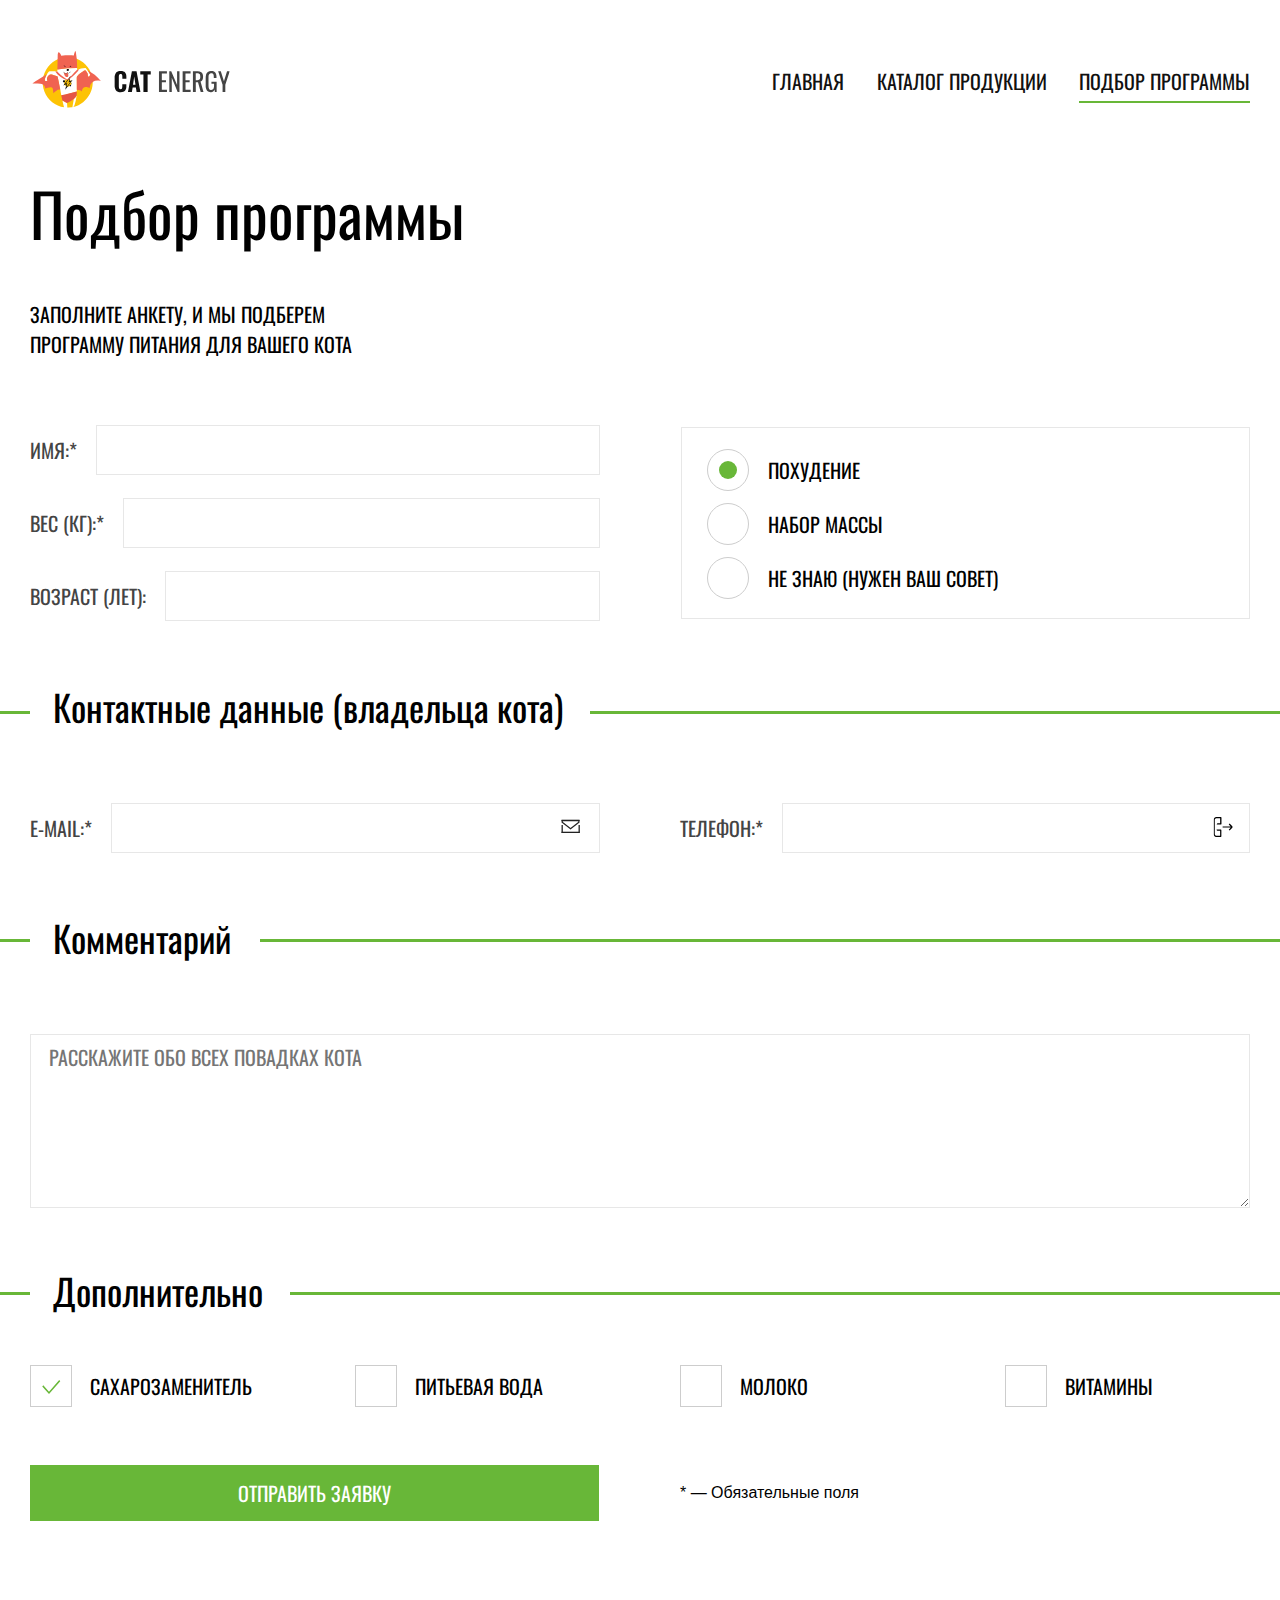
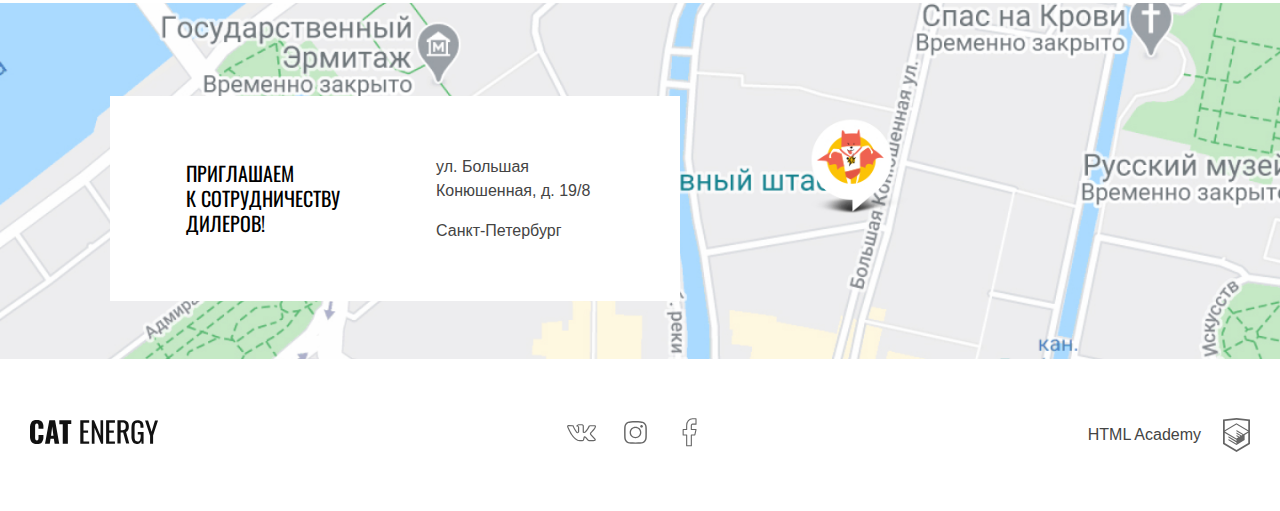
<file: form.html>
<!DOCTYPE html>
<html lang="ru">
<head>
    <meta charset="UTF-8">
    <meta http-equiv="X-UA-Compatible" content="IE=edge">
    <meta name="viewport" content="width=device-width, initial-scale=1.0">
    <link href="https://fonts.googleapis.com/css2?family=Oswald:wght@400;700&display=swap" rel="stylesheet">
    <link rel="stylesheet" href="css/style.css">
    <title>Подбор программы</title>
</head>
<body class="form-body">
    <div class="container">
        <header class="header">
            <div class="main-logo">
                <a class="main__logo--link" href="#">
                    <picture>
                        <source srcset="icons/logo-mobile.svg" media="(max-width: 670px)">
                        <img src="icons/logo-desktop.svg" alt="Логотип Cat Energy" class="main__logo--img">
                    </picture>
                </a>
            </div>
            <div class="additional-logo">
                <a href="#" class="additional-logo__link">
                    <img src="icons/logo_2-mobile.svg" alt="Логотип Cat Energy" class="additional-logo__img">
                </a>
            </div>
            <nav class="main-nav form-nav">
                <ul class="main-nav__list form-nav__list">
                    <li class="main-nav__item">
                        <a href="#" class="main-nav__link form-nav__link">главная</a>
                    </li>
                    <li class="main-nav__item">
                        <a href="#" class="main-nav__link form-nav__link">Каталог продукции</a>
                    </li>
                    <li class="main-nav__item">
                        <a href="#" class="main-nav__link form-nav__link form-nav__item--active">подбор программы</a>
                    </li>
                </ul>
                <button class="hamburger">
                    <span></span>
                    <span></span>
                    <span></span>
                </button>
            </nav>
        </header>
    </div>
    <main class="main">
        <section class="form-block">
            <div class="container">
                <h2 class="title form-block__title">Подбор программы</h2>
                <p class="form-block__descr">
                    Заполните анкету, и мы подберем
                    программу питания для вашего кота
                </p>
            </div>
            <form action="https://echo.htmlacademy.ru" method="post" class="form">
                <div class="container">
                    <div class="form__wrapper">
                        <div class="info">
                            <p>
                                <label class="form__label" for="form__name">Имя:*</label>
                                <input type="text" id="form__name" name="name" class="form__input form__name">
                            </p>
                            <p>
                                <label class="form__label" for="form__weight">Вес (кг):*</label>
                                <input type="text" id="form__weight" name="weight" class="form__input form__weight">
                            </p>
                            <p>
                                <label class="form__label" for="form__age">Возраст (лет):</label>
                                <input type="text" id="form__age" name="age" class="form__input form__age">
                            </p>
                        </div>
                        <div class="goal">
                            <p>
                                <input type="radio" id="form__goal-1" name="goal" class="goal__input" checked>
                                <label class="goal__label" for="form__goal-1">похудение</label>
                            </p>
                            <p>
                                <input type="radio" id="form__goal-2" name="goal" class="goal__input">
                                <label class="goal__label" for="form__goal-2">Набор массы</label>
                            </p>
                            <p>
                                <input type="radio" id="form__goal-3" name="goal" class="goal__input">
                                <label class="goal__label" for="form__goal-3">Не знаю (Нужен ваш совет)</label>
                            </p>
                        </div>
                    </div>
                </div>
                <div class="contacts">
                    <div class="container">
                        <h3 class="contacts__title form__title">Контактные данные (владельца кота)</h3>
                        <div class="contacts__wrapper">
                            <div class="contacts__email">
                                <label class="form__label contacts__email--label" for="form__email">E-mail:*</label>
                                <input type="email" id="form__email" name="email" class="form__input form__email contacts__email--input">
                            </div>
                            <div class="contacts__phone">
                                <label class="form__label" for="form__phone">Телефон:*</label>
                                <input type="tel" id="form__phone" name="phone" class="form__input form__phone">
                            </div>
                        </div>
                    </div>
                </div>
                <div class="comment">
                    <div class="container">
                        <h3 class="comment__title form__title">Комментарий</h3>
                        <textarea class="comment__input" name="text" id="" cols="30" rows="5" placeholder="Расскажите обо всех повадках кота"></textarea>
                    </div>
                </div>
                <div class="addition">
                    <div class="container">
                        <h3 class="addition__title form__title">Дополнительно</h3>
                        <div class="addition__wrapper">
                            <p>
                                <input class="addition__input" type="checkbox" id="checkbox__sweetener" name="sweetener" class="form__сheckbox" checked>
                                <label class="addition__label" for="checkbox__sweetener">сахарозаменитель</label>
                            </p>
                            <p>
                                <input class="addition__input" type="checkbox" id="checkbox__water" name="water" class="form__сheckbox">
                                <label class="addition__label" for="checkbox__water">питьевая вода</label>
                            </p>
                            <p>
                                <input class="addition__input" type="checkbox" id="checkbox__milk" name="milk" class="form__сheckbox">
                                <label class="addition__label" for="checkbox__milk">молоко</label>
                            </p>
                            <p>
                                <input class="addition__input" type="checkbox" id="checkbox__vitamins" name="vitamins" class="form__сheckbox">
                                <label class="addition__label" for="checkbox__vitamins">витамины</label>
                            </p>
                        </div>
                    </div>
                </div>
                <div class="container">
                    <div class="form__btn">
                        <button type="submit" class="button button__form">отправить заявку</button>
                        <p class="button__form--label">* — Обязательные поля</p>
                    </div>
                </div>
            </form>
        </section>
        <section class="maps">
            <div class="maps__popup maps__popup--gray">
                <h2 class="maps__popup--title">
                    приглашаем<br>
                    к сотрудничеству<br>
                    дилеров!
                </h2>
                <div class="maps__address">
                    <p class="maps__address--street text">ул. Большая Конюшенная, д. 19/8</p>
                    <p class="maps__address--city text">Санкт-Петербург</p>
                </div>
            </div>
            <picture>
                <source srcset="img/Map-mobile.jpg" media="(max-width: 375px)">
                <source srcset="img/Map-tablet.jpg" media="(max-width: 768px)">
                <img class="maps__img" src="img/Map.jpg" alt="Карта">
            </picture>
        </section>
    </main>
    <footer class="footer">
        <div class="container footer__wrapper">
            <a href="#" class="footer__logo">
                <img src="icons/footer-logo.svg" alt="Логотип cat energy" class="footer__logo--icon">
            </a>
            <ul class="social">
                <li class="social__item">
                    <a class="social__item--link" href="#">
                        <svg class="social__item--icon" width="29" height="18" viewBox="0 0 29 18" xmlns="http://www.w3.org/2000/svg">
                            <path d="M0.0914307 2.48988C0.0914307 1.63485 0.643326 1.17381 1.74712 1.10674L6.00052 1.13189C6.28599 1.13189 6.47629 1.25763 6.57145 1.50911C7.00916 2.76651 7.4992 3.85206 8.04158 4.76577C8.58397 5.67948 9.29287 6.7315 10.1683 7.92183C10.2444 8.07272 10.3681 8.14816 10.5394 8.14816C10.6726 8.14816 10.7773 8.08949 10.8534 7.97213L10.939 7.6955L10.9676 3.34491C10.9676 3.04313 10.8867 2.84195 10.7249 2.74136C10.5632 2.64077 10.2634 2.56532 9.82573 2.51503C9.48318 2.46473 9.3119 2.28031 9.3119 1.96177C9.3119 1.89471 9.32141 1.84442 9.34044 1.81089C9.74009 0.721143 10.8819 0.176271 12.766 0.176271L14.3646 0.151123C15.0878 0.151123 15.6872 0.310393 16.163 0.628934C16.6388 0.947474 16.8767 1.45043 16.8767 2.13781V7.84639C17.0099 7.93022 17.1336 7.97213 17.2478 7.97213C17.5332 7.97213 17.7806 7.82124 17.99 7.51947C20.0834 4.93761 21.2157 3.21079 21.387 2.33899C21.387 2.32223 21.406 2.28031 21.4441 2.21325C21.5773 1.96177 21.7962 1.74383 22.1007 1.55941C22.4051 1.37499 22.6716 1.24925 22.9 1.18219C22.9761 1.14866 23.0617 1.13189 23.1569 1.13189H27.5816L27.867 1.15704C28.2476 1.15704 28.5426 1.31631 28.752 1.63485C28.8281 1.73544 28.8804 1.84442 28.909 1.96177C28.9375 2.07913 28.9565 2.19649 28.966 2.31384C28.9756 2.4312 28.9803 2.49826 28.9803 2.51503V2.69106C28.8471 3.37844 28.5093 4.11192 27.9669 4.89151C27.4245 5.67109 26.7347 6.51355 25.8973 7.41887C25.06 8.3242 24.5366 8.91937 24.3273 9.20438C24.156 9.40556 24.0704 9.58998 24.0704 9.75763C24.0704 9.89175 24.1465 10.0426 24.2987 10.2103L28.4665 14.8375C28.6949 15.1058 28.809 15.3992 28.809 15.7177C28.809 16.1033 28.6378 16.4218 28.2952 16.6733C27.9527 16.9248 27.5435 17.0673 27.0677 17.1008L26.5824 17.126H22.2434C22.2244 17.126 22.1863 17.1302 22.1292 17.1385C22.0721 17.1469 22.034 17.1511 22.015 17.1511C21.5963 17.1511 21.2062 16.9919 20.8446 16.6733C20.7114 16.5392 19.8169 15.55 18.1613 13.7059C18.0661 13.5885 17.9329 13.4795 17.7616 13.3789C17.6855 13.6472 17.5856 14.0328 17.4619 14.5357C17.3382 15.0387 17.2478 15.3992 17.1907 15.6171L17.105 16.0446C16.9147 16.6314 16.5151 16.9835 15.9061 17.1008L15.5065 17.126H12.7089C11.1293 17.126 9.55454 16.4889 7.98449 15.2147C6.41444 13.9406 5.0014 12.2934 3.74536 10.2732C2.48932 8.25295 1.31892 5.90162 0.234162 3.21917C0.139008 3.00122 0.0914307 2.75813 0.0914307 2.48988ZM17.2478 9.00319C16.8481 9.00319 16.4865 8.90679 16.163 8.71399C15.8395 8.52119 15.6777 8.25714 15.6777 7.92183V2.13781C15.6777 1.8025 15.5826 1.5636 15.3923 1.42109C15.202 1.27859 14.8689 1.20734 14.3931 1.20734L12.766 1.25763C11.9477 1.25763 11.3292 1.38337 10.9105 1.63485C11.7479 1.98692 12.1665 2.55694 12.1665 3.34491V7.77095C12.1285 8.19008 11.9382 8.53796 11.5956 8.81458C11.253 9.09121 10.8724 9.22953 10.4538 9.22953C9.88282 9.22953 9.44511 8.98643 9.14062 8.50024C7.65621 6.52193 6.55242 4.64422 5.82924 2.8671L5.57233 2.21325L1.77566 2.18811C1.52826 2.18811 1.39029 2.20068 1.36174 2.22583C1.3332 2.25098 1.31892 2.32223 1.31892 2.43958C1.31892 2.59047 1.33795 2.74974 1.37602 2.9174L1.97549 4.32568C3.57408 7.96375 5.31065 10.8306 7.18519 12.9263C9.05974 15.0219 10.901 16.0698 12.7089 16.0698H15.5635C15.6777 16.0698 15.7634 16.0404 15.8205 15.9817C15.8776 15.9231 15.9251 15.8099 15.9632 15.6422L16.0203 15.3908L16.5627 13.1778C16.7149 12.876 16.8481 12.6748 16.9623 12.5742C17.1717 12.3898 17.4191 12.2976 17.7045 12.2976C18.1613 12.2976 18.6275 12.5407 19.1033 13.0269L21.5297 15.7428C21.682 15.9608 21.8437 16.0698 22.015 16.0698H26.7252C27.2961 16.0698 27.5816 15.944 27.5816 15.6925C27.5816 15.6087 27.553 15.5249 27.4959 15.4411L23.3567 10.8893C23.0332 10.5372 22.8714 10.16 22.8714 9.75763C22.8714 9.35527 23.0237 8.96966 23.3281 8.60083C23.5755 8.26552 24.0561 7.70808 24.7697 6.92849C25.4834 6.1489 26.1067 5.41961 26.6395 4.74062C27.1724 4.06163 27.5245 3.4455 27.6957 2.89225L27.7814 2.56532C27.7623 2.53179 27.7528 2.47731 27.7528 2.40186C27.7528 2.32642 27.7433 2.26355 27.7243 2.21325H23.2425C22.957 2.31384 22.7287 2.46473 22.5574 2.66592L22.3861 3.14373C21.9103 4.30053 20.6638 6.08603 18.6465 8.50024C18.2469 8.83554 17.7806 9.00319 17.2478 9.00319Z"/>
                        </svg>                            
                    </a>
                </li>
                <li class="social__item">
                    <a class="social__item--link" href="#">
                        <svg class="social__item--icon" width="23" height="23" viewBox="0 0 23 23" xmlns="http://www.w3.org/2000/svg">
                            <g clip-path="url(#clip0_2403_686)">
                            <path d="M11.4775 0.0898438C13.3942 0.0898438 14.959 0.112305 16.1719 0.157227C17.2051 0.202148 18.126 0.381836 18.9346 0.696289C19.7132 0.995768 20.387 1.43001 20.9561 1.99902C21.5251 2.56803 21.9593 3.24186 22.2588 4.02051C22.5732 4.8291 22.7529 5.75 22.7979 6.7832C22.8428 7.99609 22.8652 9.56087 22.8652 11.4775C22.8652 13.3942 22.8428 14.959 22.7979 16.1719C22.7529 17.2051 22.5732 18.126 22.2588 18.9346C21.9593 19.7132 21.5251 20.387 20.9561 20.9561C20.387 21.5251 19.7132 21.9593 18.9346 22.2588C18.126 22.5732 17.2051 22.7529 16.1719 22.7978C14.959 22.8428 13.3942 22.8652 11.4775 22.8652C9.56087 22.8652 7.99609 22.8428 6.7832 22.7978C5.75 22.7529 4.8291 22.5732 4.02051 22.2588C3.24186 21.9593 2.56803 21.5251 1.99902 20.9561C1.43001 20.387 0.995768 19.7132 0.696289 18.9346C0.381836 18.126 0.202148 17.2051 0.157227 16.1719C0.112305 14.959 0.0898438 13.3942 0.0898438 11.4775C0.0898438 9.56087 0.112305 7.99609 0.157227 6.7832C0.202148 5.75 0.381836 4.8291 0.696289 4.02051C0.995768 3.24186 1.43001 2.56803 1.99902 1.99902C2.56803 1.43001 3.24186 0.995768 4.02051 0.696289C4.8291 0.381836 5.75 0.202148 6.7832 0.157227C7.99609 0.112305 9.56087 0.0898438 11.4775 0.0898438ZM11.4775 1.57227C9.486 1.57227 7.86133 1.59473 6.60352 1.63965C5.79492 1.6696 5.04622 1.81185 4.35742 2.06641C3.2793 2.51562 2.51562 3.2793 2.06641 4.35742C1.81185 5.04622 1.6696 5.79492 1.63965 6.60352C1.59473 7.86133 1.57227 9.486 1.57227 11.4775C1.57227 13.4691 1.59473 15.0937 1.63965 16.3516C1.6696 17.1602 1.81185 17.9089 2.06641 18.5977C2.51562 19.6758 3.2793 20.4395 4.35742 20.8887C5.04622 21.1432 5.79492 21.2855 6.60352 21.3154C7.86133 21.3603 9.486 21.3828 11.4775 21.3828C13.4691 21.3828 15.0938 21.3603 16.3516 21.3154C17.1602 21.2855 17.9089 21.1432 18.5977 20.8887C19.6758 20.4395 20.4395 19.6758 20.8887 18.5977C21.1432 17.9089 21.2855 17.1602 21.3154 16.3516C21.3604 15.0937 21.3828 13.4691 21.3828 11.4775C21.3828 9.486 21.3604 7.86133 21.3154 6.60352C21.2855 5.79492 21.1432 5.04622 20.8887 4.35742C20.4395 3.2793 19.6758 2.51562 18.5977 2.06641C17.9089 1.81185 17.1602 1.6696 16.3516 1.63965C15.0938 1.59473 13.4691 1.57227 11.4775 1.57227ZM11.4775 16.0371C12.7354 16.0371 13.8097 15.5916 14.7007 14.7007C15.5916 13.8097 16.0371 12.7354 16.0371 11.4775C16.0371 10.2197 15.5916 9.14534 14.7007 8.25439C13.8097 7.36344 12.7354 6.91797 11.4775 6.91797C10.2197 6.91797 9.14534 7.36344 8.25439 8.25439C7.36344 9.14534 6.91797 10.2197 6.91797 11.4775C6.91797 12.7354 7.36344 13.8097 8.25439 14.7007C9.14534 15.5916 10.2197 16.0371 11.4775 16.0371ZM11.4775 5.63769C13.0947 5.63769 14.4723 6.20671 15.6104 7.34473C16.7484 8.48275 17.3174 9.86035 17.3174 11.4775C17.3174 13.0947 16.7484 14.4723 15.6104 15.6104C14.4723 16.7484 13.0947 17.3174 11.4775 17.3174C9.86035 17.3174 8.48275 16.7484 7.34473 15.6104C6.20671 14.4723 5.6377 13.0947 5.6377 11.4775C5.6377 9.86035 6.20671 8.48275 7.34473 7.34473C8.48275 6.20671 9.86035 5.63769 11.4775 5.63769ZM18.9346 5.41309C18.9346 5.78743 18.7998 6.10563 18.5303 6.36768C18.2607 6.62972 17.9313 6.76074 17.542 6.76074C17.1676 6.76074 16.8494 6.62972 16.5874 6.36768C16.3254 6.10563 16.1943 5.78743 16.1943 5.41309C16.1943 5.02376 16.3254 4.69434 16.5874 4.4248C16.8494 4.15527 17.1676 4.02051 17.542 4.02051C17.9163 4.02051 18.242 4.15902 18.519 4.43603C18.7961 4.71305 18.9346 5.03874 18.9346 5.41309Z"/>
                            </g>
                            <defs>
                            <clipPath id="clip0_2403_686">
                            <rect width="23" height="23" fill="white"/>
                            </clipPath>
                            </defs>
                        </svg>
                    </a>
                </li>
                <li class="social__item">
                    <a class="social__item--link social__item--facebook" href="#">
                        <svg class="social__item--icon" width="28" height="33" viewBox="0 0 28 33" fill="none" xmlns="http://www.w3.org/2000/svg">
                            <path d="M21.0001 2.74976H17.5001C15.953 2.74976 14.4693 3.45999 13.3753 4.72423C12.2813 5.98846 11.6667 7.70313 11.6667 9.49103V13.5358H8.16675V18.9288H11.6667V29.7148H16.3334V18.9288H19.8334L21.0001 13.5358H16.3334V9.49103C16.3334 9.13345 16.4563 8.79051 16.6751 8.53767C16.8939 8.28482 17.1907 8.14277 17.5001 8.14277H21.0001V2.74976Z" fill="none" stroke-width="1.1" stroke-linecap="round" stroke-linejoin="round"/>
                        </svg>
                    </a>
                </li>
            </ul>
            <div class="copyright">
                <a href="#" class="copyright__link text">
                    HTML Academy
                    <svg class="copyright__logo" width="27" height="34" viewBox="0 0 27 34" xmlns="http://www.w3.org/2000/svg">
                        <g clip-path="url(#clip0_2403_693)">
                        <path d="M13.6426 0.0157537L13.5 0L0 1.40733V26.0129L13.5 34L27 26.0129V1.40733L13.6426 0.0157537ZM25.2344 25.0151L13.5 31.9573L1.76561 25.0151V14.9293L13.4507 21.8451L13.4701 23.0984L5.45351 18.3548L5.44295 19.5801L13.4894 24.3885L13.5088 25.675L5.46408 20.9174L5.45351 22.1427L13.5 26.9511L21.6239 22.1182V20.8929V16.909L25.2432 14.7595L25.2344 25.0151ZM25.2344 13.4519L22.0147 15.3319L20.5325 16.2071L13.4666 12.0201L13.456 13.2454L19.4957 16.818L19.4429 16.8495L19.3126 16.9247L18.4536 17.4166L13.4666 14.4689L13.456 15.6942L17.3921 18.0222L16.4591 18.6314L16.438 18.6436L13.4666 16.902L13.456 18.1273L15.4029 19.2615L13.4155 20.4483L1.7973 13.5762L13.4349 6.61831L25.2344 13.4519ZM25.2344 12.2266L13.4401 5.31075L1.76561 12.2196V2.9897L13.5 1.76442L25.2344 2.9897V12.2266Z"/>
                        </g>
                        <defs>
                        <clipPath id="clip0_2403_693">
                        <rect width="27" height="34" fill="white"/>
                        </clipPath>
                        </defs>
                    </svg>
                </a>
            </div>
        </div>
    </footer>
</body>
</html>
</file>
<file: css/style.css>
* {
  font-family: "Oswald", sans-serif;
  font-size: 16px;
  font-weight: 400;
  box-sizing: border-box;
  margin: 0;
  padding: 0;
}

h1, h2, h3, h4, h5, h6 {
  font-family: inherit;
}

ul {
  list-style: none;
}

a {
  text-decoration: none;
  color: inherit;
}

.button {
  display: inline-block;
  cursor: pointer;
  color: #fff;
  background-color: #68B738;
  text-transform: uppercase;
}

.container {
  max-width: 1220px;
  margin: 0 auto;
}

.title {
  font-size: 60px;
}

.text {
  font-family: Arial, Helvetica, sans-serif;
  font-size: 16px;
  line-height: 24px;
  color: #444444;
}

.header {
  margin-top: 49px;
  display: flex;
  align-items: center;
  justify-content: space-between;
}

.main-nav {
  position: relative;
}
.main-nav__list {
  min-width: 478px;
  display: flex;
  justify-content: space-between;
}
.main-nav__item--active {
  border-bottom: 2px solid #fff;
}
.main-nav__link {
  padding: 5px 0;
  color: #fff;
  font-size: 20px;
  text-transform: uppercase;
  transition: 0.3s all;
}
.main-nav__link:hover {
  color: rgba(225, 225, 225, 0.6);
}
.main-nav__link:active {
  color: rgba(225, 225, 225, 0.3);
}

.form-nav__item--active {
  border-bottom: 2px solid #68B738;
}
.form-nav__link {
  color: #111111;
}
.form-nav__link:hover {
  color: rgba(0, 0, 0, 0.6);
}
.form-nav__link:active {
  color: rgba(0, 0, 0, 0.3);
}

.main__logo--img {
  width: 202px;
  height: 59px;
}

.hamburger {
  display: none;
  top: -10px;
  right: 0;
  background: none;
  border: none;
  width: 24px;
  height: 16px;
  z-index: 100;
  position: absolute;
  cursor: pointer;
}
.hamburger span {
  display: block;
  width: 24px;
  height: 2px;
  background-color: #000000;
}
.hamburger span:not(:last-child) {
  margin-bottom: 6px;
}
.hamburger--active {
  top: -15px;
}
.hamburger--active span:nth-child(1) {
  transform: translateY(10px) rotate(-45deg);
}
.hamburger--active span:nth-child(2) {
  display: none;
}
.hamburger--active span:nth-child(3) {
  transform: translateY(2px) rotate(45deg);
}
.additional-logo {
  display: none;
}

.promo {
  margin-left: 80px;
  margin-top: 111px;
}
.promo__wrapper {
  position: relative;
}
.promo__wrapper::after {
  content: url(../img/food-promo.png);
  position: absolute;
  z-index: 10;
  top: -86px;
  right: 320px;
}
.promo__title {
  width: 414px;
  line-height: 56px;
  margin-bottom: 40px;
}
.promo__text {
  font-size: 20px;
  text-transform: uppercase;
  margin-bottom: 46px;
}
.promo__btn {
  font-size: 20px;
  padding: 12px 26px;
  transition: 0.3s all;
}
.promo__btn:hover {
  background-color: #5EAA2F;
}
.promo__btn:active {
  color: rgba(225, 225, 225, 0.3);
}
.promo__img--mobile {
  display: none;
}

.banner {
  position: relative;
}
.banner::after {
  content: url(../img/index-background-desktop.jpg);
  display: block;
  background-repeat: no-repeat;
  position: absolute;
  z-index: -2;
  top: -55px;
  right: 610px;
  transform: translate(100%, 0px);
}
.banner::before {
  content: "";
  display: block;
  position: absolute;
  width: 1043px;
  height: 696px;
  top: -55px;
  right: 610px;
  z-index: -1;
  transform: translate(100%, 0px);
  background-color: rgba(104, 183, 56, 0.85);
}

.catalogs {
  margin-top: 268px;
  display: flex;
  justify-content: space-between;
  align-items: center;
}
.catalogs__block {
  position: relative;
  width: 570px;
  min-height: 374px;
  background: #F2F2F2;
  padding: 41px 51px 55px 52px;
}
.catalogs__icon {
  position: absolute;
  top: 41px;
  left: 52px;
}
.catalogs__title {
  margin: 25px 0 66px 161px;
  text-transform: uppercase;
  font-size: 36px;
}
.catalogs__text {
  color: #000;
  margin-bottom: 27px;
}

.slim__icon {
  top: 40px;
  width: 100px;
  height: 106px;
}

.pro__icon {
  left: 33px;
  top: 47px;
  width: 134px;
  height: 100px;
}

.btn-arrow__icon--short {
  width: 24px;
}

.btn-arrow__icon--long {
  display: none;
  width: 32px;
}

.btn-arrow {
  display: flex;
  align-items: center;
  font-size: 20px;
  text-transform: uppercase;
}
.btn-arrow__icon {
  margin-left: 28px;
}
.btn-arrow:hover .btn-arrow__icon--long {
  display: block;
}
.btn-arrow:hover .btn-arrow__icon--short {
  display: none;
}
.btn-arrow:active {
  opacity: 0.3;
}

.how-work {
  margin-top: 55px;
}
.how-work__title {
  margin-bottom: 32px;
}
.how-work__wrapper {
  display: flex;
  justify-content: space-between;
  align-items: center;
}
.how-work__item {
  position: relative;
  height: 280px;
}
.how-work__text {
  margin-top: 137px;
}
.how-work__icon {
  position: absolute;
  top: 25px;
  left: 1px;
}
.how-work__number {
  position: absolute;
  top: 50%;
  transform: translateY(-50%);
  right: 0;
  z-index: -1;
}

.example {
  position: relative;
  margin-top: 40px;
}
.example__title {
  margin-bottom: 62px;
}
.example__wrapper {
  background: #F2F2F2;
  padding: 70px 0 70px 0;
}
.example__text {
  width: 436px;
}
.example__inner {
  display: flex;
  justify-content: start;
  align-items: center;
}
.example__progress--wrapper {
  margin-top: 60px;
  margin-bottom: 50px;
  display: flex;
  align-items: center;
}
.example__progress--item:not(:last-child) {
  margin-right: 39px;
}
.example__progress--item {
  position: relative;
  font-size: 30px;
  text-transform: uppercase;
  border: 1px solid #CDCDCD;
  border-radius: 3px;
}
.example__progress--label {
  text-transform: none;
  font-size: 14px;
  position: absolute;
  bottom: -7px;
  left: 50%;
  transform: translateX(-50%);
  text-align: center;
  background: #F2F2F2;
}

.weight {
  padding: 19px 57px 20px 57px;
}
.weight__text {
  width: 114px;
}

.time-spent {
  padding: 19px 30px 20px 30px;
}
.time-spent__text {
  width: 142px;
}

.food-cost {
  font-size: 20px;
  text-transform: uppercase;
}
.food-cost__value {
  margin-left: 59px;
  font-size: 20px;
}

.progress {
  min-height: 320px;
  position: relative;
  margin-left: 134px;
}
.progress__img {
  position: absolute;
}
.progress__img--before {
  top: -260px;
  left: 0;
}
.progress__img--after {
  display: none;
  top: -260px;
  right: -60px;
}
.progress__bar {
  display: flex;
  align-items: center;
  position: relative;
  bottom: -295px;
  right: -80px;
}
.progress__bar--before, .progress__bar--after {
  cursor: pointer;
  background: none;
  border: none;
  font-size: 20px;
  text-transform: uppercase;
  border-bottom: 1px dotted rgba(0, 0, 0, 0.3);
}
.progress__bar--before:hover, .progress__bar--after:hover {
  border-bottom: 1px solid rgba(0, 0, 0, 0.3);
}
.progress__bar--before:active, .progress__bar--after:active {
  border-bottom: none;
}
.progress__line {
  position: relative;
  margin: 0 26px;
  width: 428px;
  height: 6px;
  background: #DCDCDC;
  border-radius: 6px;
}
.progress__line--circle {
  transition: 0.3s;
  cursor: pointer;
  position: absolute;
  display: flex;
  justify-content: center;
  align-items: center;
  top: -15px;
  left: 50%;
  transform: translateX(-50%);
  width: 34px;
  height: 34px;
  background: #fff;
  border-radius: 50%;
  filter: drop-shadow(0px 1px 3px rgba(0, 0, 0, 0.16));
  border: 1px solid #DCDCDC;
}
.progress__line--circle:hover {
  filter: drop-shadow(0px 2px 4px rgba(0, 0, 0, 0.19));
}
.progress__line--circle:active {
  border: 1px solid #68B738;
  filter: drop-shadow(0px 3px 5px rgba(0, 0, 0, 0.2));
}
.progress__line--circle-inside {
  width: 8px;
  height: 8px;
  background: #68B738;
  border-radius: 50%;
}

.maps {
  max-width: 1440px;
  margin: 0 auto;
  position: relative;
}
.maps__img {
  width: 100%;
  display: block;
  margin: 0 auto;
}
.maps__popup {
  padding: 0 89px 0 76px;
  display: flex;
  justify-content: space-between;
  align-items: center;
  top: 93px;
  left: 110px;
  position: absolute;
  width: 570px;
  min-height: 205px;
  background-color: #fff;
}
.maps__popup--title {
  line-height: 25px;
  font-size: 20px;
  text-transform: uppercase;
}
.maps__address {
  width: 155px;
}
.maps__address--street {
  margin-bottom: 16px;
}

.footer {
  margin: 57px 0;
}
.footer__wrapper {
  display: flex;
  justify-content: space-between;
  align-items: center;
}
.footer__logo:hover .footer__logo--icon {
  opacity: 0.8;
}
.footer__logo:active .footer__logo--icon {
  opacity: 0.6;
}

.social {
  margin-left: 25px;
  display: flex;
  align-items: center;
}
.social__item:not(:last-child) {
  margin-right: 28px;
}
.social__item--icon {
  transition: 0.3s all;
  fill: #666;
}
.social__item--icon:hover {
  fill: #68B738;
}
.social__item--icon:active {
  fill-opacity: 0.3;
}
.social__item--facebook {
  stroke: #666;
}
.social__item--facebook:hover {
  stroke: #68B738;
}
.social__item--facebook:active {
  stroke-opacity: 0.3;
}

.copyright__link {
  display: flex;
  align-items: center;
}
.copyright__link:hover .copyright__logo {
  fill: #68B738;
}
.copyright__link:active {
  opacity: 0.3;
}
.copyright__logo {
  margin-left: 22px;
  fill: #666;
  transition: 0.3s all;
}

.form-block__title {
  margin-top: 70px;
  margin-bottom: 56px;
  line-height: 1;
}
.form-block__descr {
  text-transform: uppercase;
  width: 323px;
  margin-bottom: 66px;
  font-size: 20px;
}

.form {
  margin-bottom: 82px;
}
.form__wrapper {
  display: flex;
  justify-content: space-between;
  align-items: center;
  margin-bottom: 59px;
}
.form__label {
  white-space: nowrap;
  margin-right: 19px;
  font-size: 20px;
  text-transform: uppercase;
  color: #444444;
}
.form__input {
  transition: 0.3s all;
  display: inline-block;
  width: 100%;
  text-transform: uppercase;
  border: 1px solid #E7E7E7;
  padding: 13px 40px 11px 20px;
}
.form__input:hover {
  border: 1px solid #CDCDCD;
}
.form__input:required {
  border: 2px solid #FF8282;
}
.form__title {
  margin-bottom: 70px;
  position: relative;
  font-size: 36px;
  background-color: #fff;
  padding: 0 23px;
}
.form__btn {
  display: flex;
  align-items: center;
}

.info {
  width: 570px;
}
.info p {
  display: flex;
  align-items: center;
}
.info p:not(:last-child) {
  margin-bottom: 23px;
}

.contacts {
  position: relative;
  margin-bottom: 58px;
}
.contacts__title {
  width: 560px;
}
.contacts::after {
  content: "";
  position: absolute;
  width: 100%;
  top: 31px;
  right: 0;
  height: 3px;
  background-color: #68b738;
  z-index: -1;
}
.contacts__wrapper {
  display: flex;
  justify-content: space-between;
}
.contacts__email, .contacts__phone {
  display: flex;
  align-items: center;
  width: 570px;
}
.contacts__email input, .contacts__phone input {
  transition: 0.3s all;
}
.contacts__email input:hover, .contacts__phone input:hover {
  border: 1px solid #CDCDCD;
}
.contacts__email input:required, .contacts__phone input:required {
  border: 2px solid #FF8282;
}
.contacts__email {
  position: relative;
}
.contacts__email::after {
  content: url(../icons/email.svg);
  position: absolute;
  right: 20px;
  top: 11px;
}
.contacts__phone {
  position: relative;
}
.contacts__phone::after {
  content: url(../icons/phone.svg);
  position: absolute;
  right: 17px;
  top: 14px;
}

.goal {
  padding: 27px 28px 25px 49px;
  border: 1px solid #E7E7E7;
  width: 569px;
}
.goal p:not(:last-child) {
  margin-bottom: 24px;
}
.goal__label {
  font-size: 20px;
  position: relative;
  text-transform: uppercase;
  margin-left: 20px;
}
.goal__label::before {
  content: "";
  background-color: #fff;
  transition: 0.3s;
  position: absolute;
  width: 40px;
  height: 40px;
  top: -6px;
  left: -61px;
  border: 1px solid #CDCDCD;
  border-radius: 50%;
  cursor: pointer;
}
.goal__label:hover::before {
  border: 1px solid #BABABA;
}
.goal__label:disabled {
  opacity: 0.3;
}
.goal__label::after {
  content: "";
  background-color: #68B738;
  position: absolute;
  width: 18px;
  height: 18px;
  top: 6px;
  left: -49px;
  border-radius: 50%;
  display: none;
  cursor: pointer;
}
.goal__input:checked ~ .goal__label::after {
  display: block;
}
.goal__input {
  opacity: 0;
}
.goal__input:disabled ~ .goal__label {
  opacity: 0.3;
}

.comment {
  position: relative;
  margin-bottom: 51px;
}
.comment::after {
  content: "";
  position: absolute;
  width: 100%;
  top: 28px;
  right: 0;
  height: 3px;
  background-color: #68b738;
  z-index: -1;
}
.comment__title {
  width: 230px;
}
.comment__input {
  text-transform: uppercase;
  width: 100%;
  min-height: 174px;
  font-size: 20px;
  padding: 7px 18px;
  border: 1px solid #E7E7E7;
}

.addition {
  position: relative;
  margin-bottom: 64px;
}
.addition::after {
  content: "";
  position: absolute;
  width: 100%;
  top: 28px;
  right: 0;
  height: 3px;
  background-color: #68b738;
  z-index: -1;
}
.addition__title {
  width: 260px;
}
.addition p {
  width: 221px;
}
.addition__wrapper {
  margin-top: -16px;
  display: flex;
  align-items: center;
  justify-content: space-between;
  padding-left: 24px;
}
.addition__input {
  opacity: 0;
}
.addition__input:disabled ~ .addition__label {
  opacity: 0.3;
}
.addition__label {
  position: relative;
  font-size: 20px;
  color: #000;
  text-transform: uppercase;
  margin-left: 19px;
}
.addition__label::before {
  content: "";
  transition: 0.3s;
  background-color: #fff;
  position: absolute;
  width: 40px;
  height: 40px;
  top: -6px;
  left: -60px;
  border: 1px solid #CDCDCD;
  cursor: pointer;
}
.addition__label:hover::before {
  border: 1px solid #BABABA;
}
.addition__label::after {
  content: url(../icons/checkbox.svg);
  fill: green;
  position: absolute;
  left: -48px;
  top: 0;
  display: none;
  cursor: pointer;
}
.addition__input:checked ~ .addition__label::after {
  display: block;
}

.button__form {
  font-size: 20px;
  padding: 13px 208px;
  border: none;
  cursor: pointer;
}
.button__form--label {
  margin-left: 81px;
  font-family: "Arial", sans-serif;
}

.catalog {
  margin-top: 56px;
}
.catalog__title {
  margin-bottom: 150px;
}
.catalog__list {
  width: 100%;
  display: flex;
  flex-wrap: wrap;
  justify-content: space-between;
}
.catalog__item {
  padding: 0 36px 40px 40px;
  width: 245px;
  background: #F2F2F2;
  margin-bottom: 143px;
}
.catalog__item--wrapper {
  margin-top: 162px;
  margin-bottom: 30px;
}
.catalog__item--img-500 {
  position: absolute;
  margin-top: -52px;
}
.catalog__item--img-1000 {
  position: absolute;
  margin-top: -80px;
}
.catalog__item--title {
  width: 145px;
  text-align: center;
  margin: 0 auto;
  color: #222222;
  font-size: 20px;
  text-transform: uppercase;
  margin-bottom: 20px;
  line-height: 21px;
}
.catalog__item--descr {
  width: 100%;
  display: flex;
  flex-wrap: nowrap;
  padding: 5px 0 7px 0;
  justify-content: space-between;
  border-bottom: 1px solid #CDCDCD;
}
.catalog__item--plus-part1, .catalog__item--plus-part2 {
  width: 60px;
  height: 2px;
  background: #D3D3D3;
}
.catalog__item--plus {
  display: block;
  margin: 0 auto;
  margin-top: 0;
  width: 60px;
  height: 60px;
  margin-bottom: 20px;
}
.catalog__item--plus-part1 {
  margin-top: 30px;
  transform: rotate(90deg);
}
.catalog__item--weight, .catalog__item--taste, .catalog__item--cost, .catalog__item--value {
  font-family: Arial, Helvetica, sans-serif;
  color: #444444;
}

.order__btn {
  background: #68B738;
  padding: 10px 53px;
  border: none;
}

.show-more {
  padding: 49px 34px 40px 35px;
  background: #fff;
  border: 2px solid #F2F2F2;
}
.show-more__descr {
  border-bottom: none;
  font-family: Arial, Helvetica, sans-serif;
  color: #444444;
  text-align: center;
  margin-bottom: 77px;
}
.show-more__btn {
  background: #F2F2F2;
  padding: 10px 40px;
  color: #444444;
  text-transform: uppercase;
  border: none;
  cursor: pointer;
  transition: 0.3s all;
}
.show-more__btn:hover {
  background: #EBEBEB;
}
.show-more__btn:active {
  color: rgba(68, 68, 68, 0.3);
}

.additional-items {
  position: relative;
  margin-top: -82px;
  margin-bottom: 86px;
}
.additional-items::after {
  content: "";
  position: absolute;
  width: 100%;
  top: 28px;
  right: 0;
  height: 3px;
  background-color: #68b738;
  z-index: -1;
}
.additional-items__title {
  width: 385px;
  margin-bottom: 70px;
  font-size: 36px;
  background-color: #fff;
  padding: 0 23px;
}
.additional-items__list {
  border-top: 1px solid #CDCDCD;
  width: 896px;
}
.additional-items__wrapper {
  display: flex;
  justify-content: space-between;
  align-items: center;
}
.additional-items__item {
  padding: 15px 0 17px 0;
  border-bottom: 1px solid #CDCDCD;
  display: flex;
  align-items: center;
}
.additional-items__name {
  width: 325px;
  text-transform: uppercase;
  font-size: 20px;
}
.additional-items__descr {
  width: 244px;
  font-family: Arial, Helvetica, sans-serif;
  color: #444444;
}
.additional-items__cost {
  width: 82px;
}
.additional-items__btn {
  cursor: pointer;
  width: 244px;
  padding: 7px 26px;
}

.gift {
  display: inline-block;
}
.gift__wrapper {
  padding: 56px 43px 42px 41px;
  width: 245px;
  height: 289px;
  background-image: url(../img/gift-photo-desktop.png);
}
.gift__icon {
  display: block;
  margin: 0 auto;
  margin-bottom: 46px;
}
.gift__descr {
  color: #fff;
  font-family: Arial, Helvetica, sans-serif;
  text-align: center;
  margin: 0 auto;
  line-height: 20px;
}

@media (max-width: 1400px) {
  .progress {
    margin-left: 80px;
  }
}
@media (max-width: 1300px) {
  .promo__wrapper::after {
    left: 380px;
  }
  .progress {
    margin-left: 80px;
  }
}
@media (max-width: 1200px) {
  .progress {
    margin-left: 30px;
  }
  .promo__wrapper::after {
    z-index: -1;
    top: 200px;
    left: 0px;
  }
}
@media (max-width: 991px) {
  .container {
    max-width: 768px;
  }
}
@media (max-width: 1200px) {
  .container {
    max-width: 768px;
  }
  .banner::before,
.banner::after {
    display: none;
  }
  .main-nav__link {
    color: #000;
    font-size: 18px;
  }
  .main-nav__list {
    min-width: 440px;
  }
  .main-nav__item--active {
    border-bottom: 2px solid #68B738;
  }
  .main__logo--img {
    width: 174px;
    height: 69px;
  }
  .promo {
    position: relative;
    margin-top: 62px;
  }
  .promo::after {
    z-index: -1;
    left: 0;
    top: 210px;
    width: 100%;
    height: 609px;
  }
  .catalogs {
    flex-wrap: wrap;
    margin-top: 480px;
  }
  .catalogs__block {
    width: 100%;
  }
  .catalogs__title {
    margin: 0px 0 66px 0px;
  }
  .catalogs__text {
    width: 377px;
  }
  .catalogs__icon {
    width: 200px;
    height: 211px;
  }
  .slim {
    margin-bottom: 30px;
  }
  .how-work__wrapper {
    flex-wrap: wrap;
    justify-content: start;
  }
  .how-work__item {
    width: 250px;
  }
  .how-work__item:nth-child(1), .how-work__item:nth-child(3) {
    margin-right: 130px;
  }
  .example {
    border-top: 1px solid #E6E6E6;
  }
  .example__title {
    margin-top: 43px;
  }
  .example__inner {
    flex-wrap: wrap;
  }
  .example__descr {
    width: 100%;
    margin-bottom: 100px;
  }
  .example__wrapper {
    padding: 0;
    background: #fff;
  }
  .example__text {
    width: 100%;
  }
  .example__progress {
    display: flex;
    justify-content: space-between;
    align-items: center;
  }
  .example__progress--label {
    background: #fff;
  }
  .food-cost {
    text-align: right;
  }
  .food-cost__value {
    margin-left: 0;
    display: block;
  }
  .progress {
    background: #f2f2f2;
    width: 100%;
    margin-left: 0;
    min-height: 700px;
  }
  .progress__img {
    width: 100%;
    top: -60px;
    left: 0;
  }
  .progress__img--after {
    width: 600px;
    top: -40px;
    left: 110px;
  }
  .progress__bar {
    width: 500px;
    justify-content: center;
    margin: 0 auto;
    top: 590px;
    right: 0;
  }
  .maps__img {
    width: 100%;
  }
  .maps__popup {
    top: 0;
    left: 0;
    justify-content: center;
    width: 100%;
    position: relative;
  }
  .maps__popup--title {
    margin-right: 120px;
  }
  .pro__icon {
    width: 268px;
    left: 415px;
    top: 80px;
  }
  .slim__icon {
    left: 470px;
    top: 80px;
  }
  .info {
    width: 350px;
  }
  .goal {
    width: 350px;
  }
  .form__title::after {
    width: 100%;
  }
  .contacts__email, .contacts__phone {
    width: 370px;
  }
  .addition {
    margin: 0;
  }
  .addition__wrapper {
    flex-wrap: wrap;
  }
  .addition__wrapper p {
    margin-bottom: 40px;
  }
  .button__form {
    padding: 13px 150px;
  }
  .catalog-body .container {
    max-width: 708px;
  }
  .catalog-body .maps__popup--gray {
    background: #F2F2F2;
  }
  .catalog__item {
    position: relative;
    width: 324px;
  }
  .catalog__item--img-500, .catalog__item--img-1000 {
    left: 50%;
    transform: translateX(-50%);
  }
  .additional-items__wrapper {
    flex-wrap: wrap;
  }
  .additional-items__list {
    width: 100%;
  }
  .additional-items__item {
    border-left: 1px solid #CDCDCD;
    border-right: 1px solid #CDCDCD;
    flex-wrap: wrap;
    padding: 26px 38px 28px 38px;
  }
  .additional-items__btn {
    margin-top: 26px;
  }
  .additional-items__cost {
    width: 60px;
  }
  .additional-items__name {
    width: 285px;
  }
  .order__btn {
    margin: 0 auto;
    display: block;
    width: 100%;
  }
  .show-more__btn {
    display: block;
    margin: 0 auto;
  }
  .gift__wrapper {
    margin-top: 70px;
    background-image: url(../img/gift-photo-tablet.png);
    width: 708px;
    height: 200px;
    display: flex;
    align-items: center;
    justify-content: space-between;
    padding: 0 124px 0 78px;
  }
  .gift__icon {
    margin: 0;
    width: 80px;
    height: 83px;
  }
  .gift__descr {
    margin: 0;
    width: 160px;
    text-align: left;
  }
}
@media (max-width: 768px) {
  .container {
    max-width: 708px;
  }
  .progress__img--before {
    top: 0;
  }
  .form-block__title {
    margin: 65px 0 54px;
  }
  .form__wrapper {
    flex-wrap: wrap;
  }
  .info,
.goal {
    width: 100%;
  }
  .info {
    margin-bottom: 72px;
  }
  .contacts__wrapper {
    flex-wrap: wrap;
  }
  .contacts__email, .contacts__phone {
    width: 100%;
  }
  .contacts__email {
    margin-bottom: 20px;
  }
  .form-body .container {
    max-width: 630px;
  }
  .form-body .form-nav__list {
    min-width: 420px;
  }
  .button__form {
    padding: 10px 90px;
  }
  .addition__wrapper {
    margin-bottom: 30px;
  }
  .form {
    margin-bottom: 72px;
  }
  .maps__popup--gray {
    background: #F2F2F2;
  }
}
@media (max-width: 708px) {
  .container {
    max-width: 650px;
  }
  .pro__icon {
    width: 200px;
    left: 420px;
    top: 80px;
  }
  .slim__icon {
    width: 150px;
    left: 450px;
    top: 80px;
  }
  .progress__img--after {
    width: 560px;
    top: -40px;
    left: 100px;
  }
}
@media (max-width: 670px) {
  .container {
    max-width: 576px;
  }
  .promo {
    position: relative;
    width: 100%;
    background-image: url(../img/Promo__bg--mobile.png);
    background-repeat: no-repeat;
    background-size: cover;
    margin: 0;
    min-height: 600px;
  }
  .promo__title {
    text-align: center;
    color: #fff;
    margin: 0 auto;
    padding-top: 47px;
    font-size: 56px;
  }
  .promo__text {
    margin-top: 35px;
    color: #fff;
    text-align: center;
  }
  .promo__wrapper::after {
    display: none;
  }
  .promo__btn {
    padding: 15px 30px;
    width: 450px;
    position: absolute;
    display: block;
    text-align: center;
    bottom: -550px;
    left: 50%;
    transform: translateX(-50%);
  }
  .promo__img--mobile {
    display: block;
    position: absolute;
    width: 80%;
    top: 270;
    left: 50%;
    transform: translateX(-50%);
  }
  .catalogs {
    margin-top: 270px;
  }
  .catalogs__title {
    text-align: center;
    margin-bottom: 50px;
  }
  .catalogs__text {
    width: 100%;
    padding-bottom: 23px;
    border-bottom: 1px solid #D9D9D9;
  }
  .catalogs__block {
    padding: 30px 22px 18px 22px;
    height: 320px;
  }
  .how-work__title {
    font-size: 56px;
  }
  .how-work__text {
    max-width: 320px;
    margin: 0;
    margin-left: 50px;
  }
  .how-work__item {
    display: flex;
    align-items: center;
    height: 100px;
    width: 100%;
  }
  .how-work__item:not(:last-child) {
    margin-bottom: 20px;
  }
  .how-work br {
    display: none;
  }
  .how-work__number {
    display: none;
  }
  .how-work__icon {
    position: relative;
    top: 0;
    left: 0;
  }
  .example__title {
    margin: 20px 0;
  }
  .example__progress {
    display: block;
  }
  .example__progress--wrapper {
    margin: 30px 0;
    justify-content: center;
  }
  .food-cost {
    text-align: center;
  }
  .food-cost__value {
    display: inline;
  }
  .slim__icon {
    width: 70px;
    top: -45px;
    left: 60px;
  }
  .pro__icon {
    width: 97px;
    top: -45px;
    left: 35px;
  }
  .header {
    margin-top: 11px;
    background: #fff;
  }
  .main__logo--img {
    width: 55px;
  }
  .main-nav__list {
    text-align: center;
    position: fixed;
    top: 84px;
    left: -200%;
    width: 100vw;
    background-color: #fff;
    z-index: 10;
    display: block;
    margin: 0 auto;
    transition: 0.3s all;
  }
  .main-nav__list--active {
    left: 50%;
    transform: translateX(-50%);
  }
  .main-nav__item {
    display: block;
  }
  .main-nav__item--active {
    border-bottom: none;
  }
  .main-nav__link {
    border-top: 1px solid #E6E6E6;
    display: block;
    font-size: 20px;
    padding: 22px 0;
  }
  .hamburger {
    display: block;
  }
  .additional-logo {
    margin-top: 5px;
    display: block;
    margin-right: 60px;
    width: 141px;
  }
  .additional-logo__img {
    width: 141px;
  }
  .progress {
    min-height: 600px;
  }
  .progress__bar {
    top: 500px;
  }
  .progress__img--after {
    top: -80px;
    width: 100%;
    left: 0;
  }
  .maps__popup--title {
    margin-right: 60px;
  }
  .form-body .container {
    max-width: 500px;
  }
  .form-block__title {
    margin: 50px 0 45px 0;
    font-size: 53px;
  }
  .info {
    margin-bottom: 40px;
  }
  .form__title {
    font-size: 33px;
    margin-bottom: 50px;
  }
  .addition__wrapper {
    width: 100%;
  }
  .button__form {
    font-size: 18px;
    padding: 10px 60px;
  }
  .button__form--label {
    margin-left: 50px;
  }
  .contacts__title {
    width: 300px;
  }
  .comment__title {
    width: 215px;
  }
  .form-nav__item--active {
    border-bottom: 1px solid #E6E6E6;
  }
  .catalog-body .container {
    max-width: 280px;
  }
  .catalog {
    margin-top: 27px;
  }
  .catalog__title {
    font-size: 36px;
    margin-bottom: 50px;
  }
  .catalog__item {
    border-top: 1px solid #EBEBEB;
    padding: 14px 0;
    background-color: #fff;
    margin-bottom: 11px;
  }
  .catalog__item--img-500 {
    width: 100px;
    height: 110px;
    top: 70px;
    left: 65px;
  }
  .catalog__item--img-1000 {
    width: 100px;
    height: 130px;
    top: 89px;
    left: 65px;
  }
  .catalog__item--wrapper {
    margin-top: 0;
  }
  .catalog__item--descr {
    width: 145px;
    margin: 0 0 0 auto;
  }
  .catalog__item--title {
    margin: 0 0 18px auto;
    font-size: 16px;
    text-align: right;
  }
  .catalog__item--weight, .catalog__item--taste, .catalog__item--cost, .catalog__item--value {
    font-size: 12px;
  }
  .catalog__item--plus-part1, .catalog__item--plus-part2 {
    margin: 0 auto;
    width: 30px;
  }
  .catalog__item--plus {
    height: 0;
    margin-top: 10px;
    margin-bottom: 30px;
  }
  .catalog__item--title {
    font-size: 16px;
    width: 100%;
  }
  .show-more {
    border: none;
    border-top: 1px solid #EBEBEB;
    border-bottom: 1px solid #EBEBEB;
    width: 320px;
    padding: 25px 0;
  }
  .show-more__descr {
    width: 100%;
    font-size: 12px;
    margin: 0 auto;
    margin-bottom: 21px;
  }
  .show-more__title {
    text-align: center;
    margin-bottom: 8px;
  }
  .additional-items {
    margin-top: 0;
    margin-bottom: 35px;
  }
  .additional-items::after {
    top: 19px;
  }
  .additional-items__title {
    font-size: 24px;
    width: 275px;
    margin-bottom: 36px;
  }
  .additional-items__descr, .additional-items__cost {
    margin-top: 13px;
    font-size: 14px;
  }
  .additional-items__descr {
    width: 150px;
  }
  .additional-items__cost {
    width: 50px;
  }
  .additional-items__name {
    font-size: 16px;
  }
  .gift__wrapper {
    padding: 58px 60px 43px 59px;
    background-image: url(../img/gift-photo-mobile.png);
    width: 280px;
    height: 289px;
    margin-top: 40px;
    display: flex;
    flex-direction: colum;
  }
  .gift__descr {
    text-align: center;
  }
}
@media (max-width: 576px) {
  .container {
    max-width: 375px;
  }
  .promo {
    min-height: 400px;
  }
  .promo__title {
    font-size: 45px;
    padding-top: 27px;
    width: 320px;
  }
  .promo__text {
    margin: 25px 0 30px 0;
  }
  .promo__wrapper::before {
    width: 100%;
  }
  .promo__btn {
    width: 100%;
    bottom: -400px;
  }
  .catalogs__title {
    margin-left: 20px;
    margin-bottom: 20px;
    font-size: 36px;
  }
  .catalogs__block {
    min-height: 300px;
  }
  .catalogs__text {
    font-size: 14px;
  }
  .how-work__item:nth-child(1),
.how-work__item:nth-child(3) {
    margin-right: 0;
  }
  .pro__icon {
    width: 75px;
    height: 50px;
    top: 35px;
    left: 10px;
  }
  .slim__icon {
    width: 50px;
    height: 50px;
    top: 35px;
    left: 30px;
  }
  .how-work__title {
    font-size: 36px;
  }
  .how-work__text {
    margin-left: 20px;
  }
  .example {
    background: #EAEAEA;
  }
  .example__wrapper {
    background: inherit;
  }
  .example__progress--label {
    background: #EAEAEA;
  }
  .example__title {
    font-size: 36px;
  }
  .example__text {
    font-size: 14px;
  }
  .progress {
    min-height: 400px;
    background: inherit;
  }
  .progress__line {
    width: 84px;
    background: none;
  }
  .progress__line--circle {
    justify-content: start;
    padding: 3px 5px;
    top: -4px;
    width: 84px;
    height: 14px;
    border-radius: 6px;
  }
  .progress__line--circle-inside {
    width: 35px;
    height: 6px;
    border-radius: 6px;
  }
  .progress__bar {
    width: 300px;
    top: 320px;
  }
  .progress__bar--before, .progress__bar--after {
    border-bottom: none;
    padding: 4px 10px;
  }
  .footer {
    margin: 25px 0;
  }
  .footer__wrapper {
    flex-direction: column;
    min-height: 200px;
    align-items: center;
    justify-content: space-around;
    margin: 0 auto;
  }
  .footer__logo {
    border-bottom: 1px solid #D9D9D9;
    width: 100%;
    padding-bottom: 32px;
  }
  .footer__logo--icon {
    display: block;
    margin: 0 auto;
  }
  .social {
    justify-content: center;
    width: 100%;
    margin-left: 0;
    border-bottom: 1px solid #D9D9D9;
    padding-bottom: 20px;
  }
  .maps__popup {
    justify-content: space-around;
    font-size: 16px;
    padding: 22px 20px;
  }
  .maps__popup--title {
    margin-right: 20px;
    font-size: 16px;
  }
  .form-body .container {
    width: 420px;
  }
  .form-block__title {
    margin: 27px 0 37px 0;
    font-size: 42px;
  }
  .form-block__descr {
    font-size: 16px;
    margin-bottom: 40px;
  }
  .form__title {
    font-size: 24px;
  }
  .form__title::before {
    left: -23px;
  }
  .form__title::after {
    right: -23px;
  }
  .button__form--label {
    margin-top: 21px;
    margin-left: 0;
  }
  .form__btn {
    justify-content: center;
    flex-wrap: wrap;
  }
  .button__form {
    width: 100%;
  }
  .addition__wrapper {
    margin-bottom: 15px;
  }
  .addition__wrapper p {
    margin-bottom: 25px;
  }
  .form {
    margin-bottom: 32px;
  }
  .contacts::after {
    top: 19px;
  }
  .contacts__title {
    width: 230px;
  }
  .comment::after {
    top: 19px;
  }
  .comment__title {
    width: 170px;
  }
  .addition::after {
    top: 19px;
  }
  .addition__title {
    width: 190px;
  }
}
@media (max-width: 420px) {
  .container {
    max-width: 320px;
  }
  .header {
    margin: 12px 0 12px 0;
  }
  .main-nav__list {
    top: 65px;
  }
  .main__logo--img {
    width: 33px;
    height: 37px;
  }
  .additional-logo {
    margin-right: 0;
  }
  .additional-logo__img {
    width: 101px;
  }
  .promo {
    min-height: 300px;
  }
  .promo__title {
    font-size: 36px;
    line-height: 36px;
  }
  .promo__text {
    font-size: 14px;
  }
  .promo__btn {
    padding: 7px 0;
    font-size: 14px;
    bottom: -300px;
  }
  .catalogs {
    margin-top: 170px;
  }
  .catalogs__title {
    font-size: 24px;
  }
  .slim__icon {
    top: 25px;
    left: 40px;
  }
  .pro__icon {
    top: 25px;
  }
  .how-work {
    margin-top: 27px;
  }
  .how-work__text {
    font-size: 14px;
  }
  .example {
    min-height: 320px;
  }
  .example__progress--item {
    font-size: 24px;
  }
  .example__progress--label {
    width: 70px;
    line-height: 12px;
    font-size: 12px;
    bottom: -15px;
  }
  .example__progress .weight {
    padding: 14px 42px 17px 42px;
  }
  .example__progress .time-spent {
    padding: 14px 20px 17px;
  }
  .progress {
    min-height: 350px;
  }
  .progress__bar {
    top: 270px;
  }
  .maps__popup {
    min-height: 115px;
    justify-content: space-between;
  }
  .maps__popup--title {
    margin-right: 0;
  }
  .maps__address {
    line-height: 20px;
  }
  .maps__address--street, .maps__address--city {
    font-size: 14px;
    margin-bottom: 0;
  }
  .form-body .container {
    max-width: 320px;
  }
  .form-block__descr {
    width: 226px;
    font-size: 14px;
  }
  .form-block__title {
    font-size: 36px;
  }
  .form__label,
.goal__label,
.form__input,
.comment__input,
.addition__label,
.button__form {
    font-size: 16px;
  }
  .goal {
    padding: 20px 15px 20px 40px;
  }
}
@media (max-width: 375px) {
  .container {
    max-width: 280px;
  }
  .example__progress--item:not(:last-child) {
    margin-right: 20px;
  }
  .catalogs__title {
    margin-left: 30px;
  }
  .slim__icon {
    top: 22px;
    left: 25px;
  }
  .pro__icon {
    top: 25px;
    left: 3px;
  }
  .progress {
    min-height: 310px;
  }
  .progress__bar {
    width: 240px;
    top: 240px;
  }
  .promo__title {
    max-width: 280px;
  }
  .promo__btn {
    bottom: -270px;
  }
  .catalogs {
    margin-top: 140px;
  }
  .maps__popup {
    padding: 22px 0px 22px 20px;
  }
  .form-body .container {
    max-width: 280px;
  }
}/*# sourceMappingURL=style.css.map */
</file>
